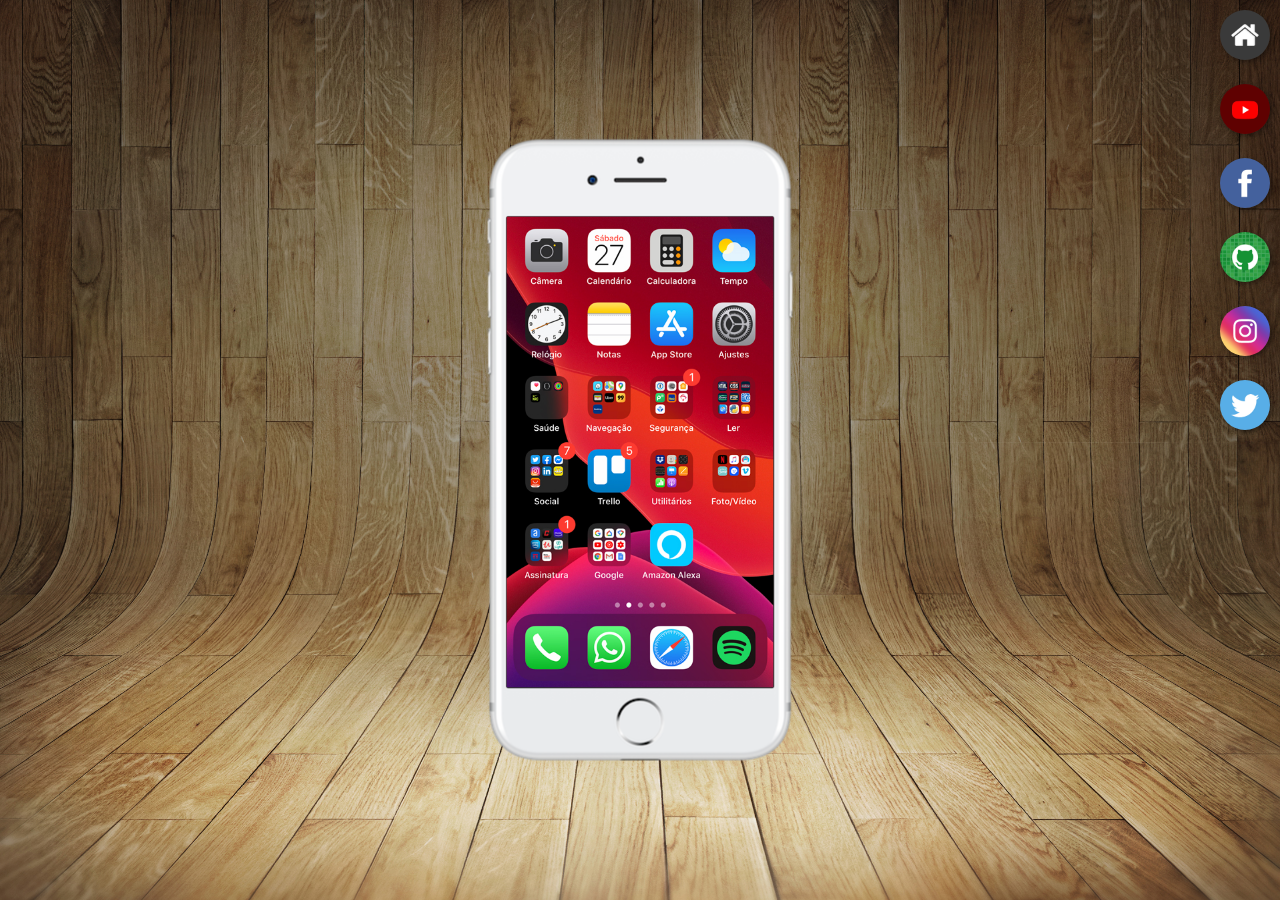
<file: index.html>
<!DOCTYPE html>
<html lang="pt-br">
<head>
    <meta charset="UTF-8">
    <meta name="viewport" content="width=device-width, initial-scale=1.0">
    <title>Projeto Redes sociais</title>
    <link rel="stylesheet" href="estilos/style.css">
    <link rel="shortcut icon" href="favicon.ico" type="image/x-icon">
</head>
<body>
    <main>
        <section id="telefone">
            <iframe src="home.html" name="tela" id="tela"  frameborder="0"></iframe>
        </section>
        <section id="redes_sociais">
            <a href="home.html" target="tela"><img src="imagens/logo-home.jpg" alt="Home"></a> <br>
            <a href="youtube.html" target="tela"><img src="imagens/logo-youtube.jpg" alt="Youtube"></a> <br>
            <a href="facebook.html" target="tela"><img src="imagens/logo-facebook.jpg" alt="Facebook"></a> <br>
            <a href="github.html" target="tela"><img src="imagens/logo-github.jpg" alt="Github"></a> <br>
            <a href="instagram.html" target="tela"><img src="imagens/logo-instagram.jpg" alt="Instagram"></a> <br>
            <a href="twitter.html" target="tela"><img src="imagens/logo-twitter.jpg" alt="Twitter"></a>
        </section>
    </main>
</body>
</html>
</file>
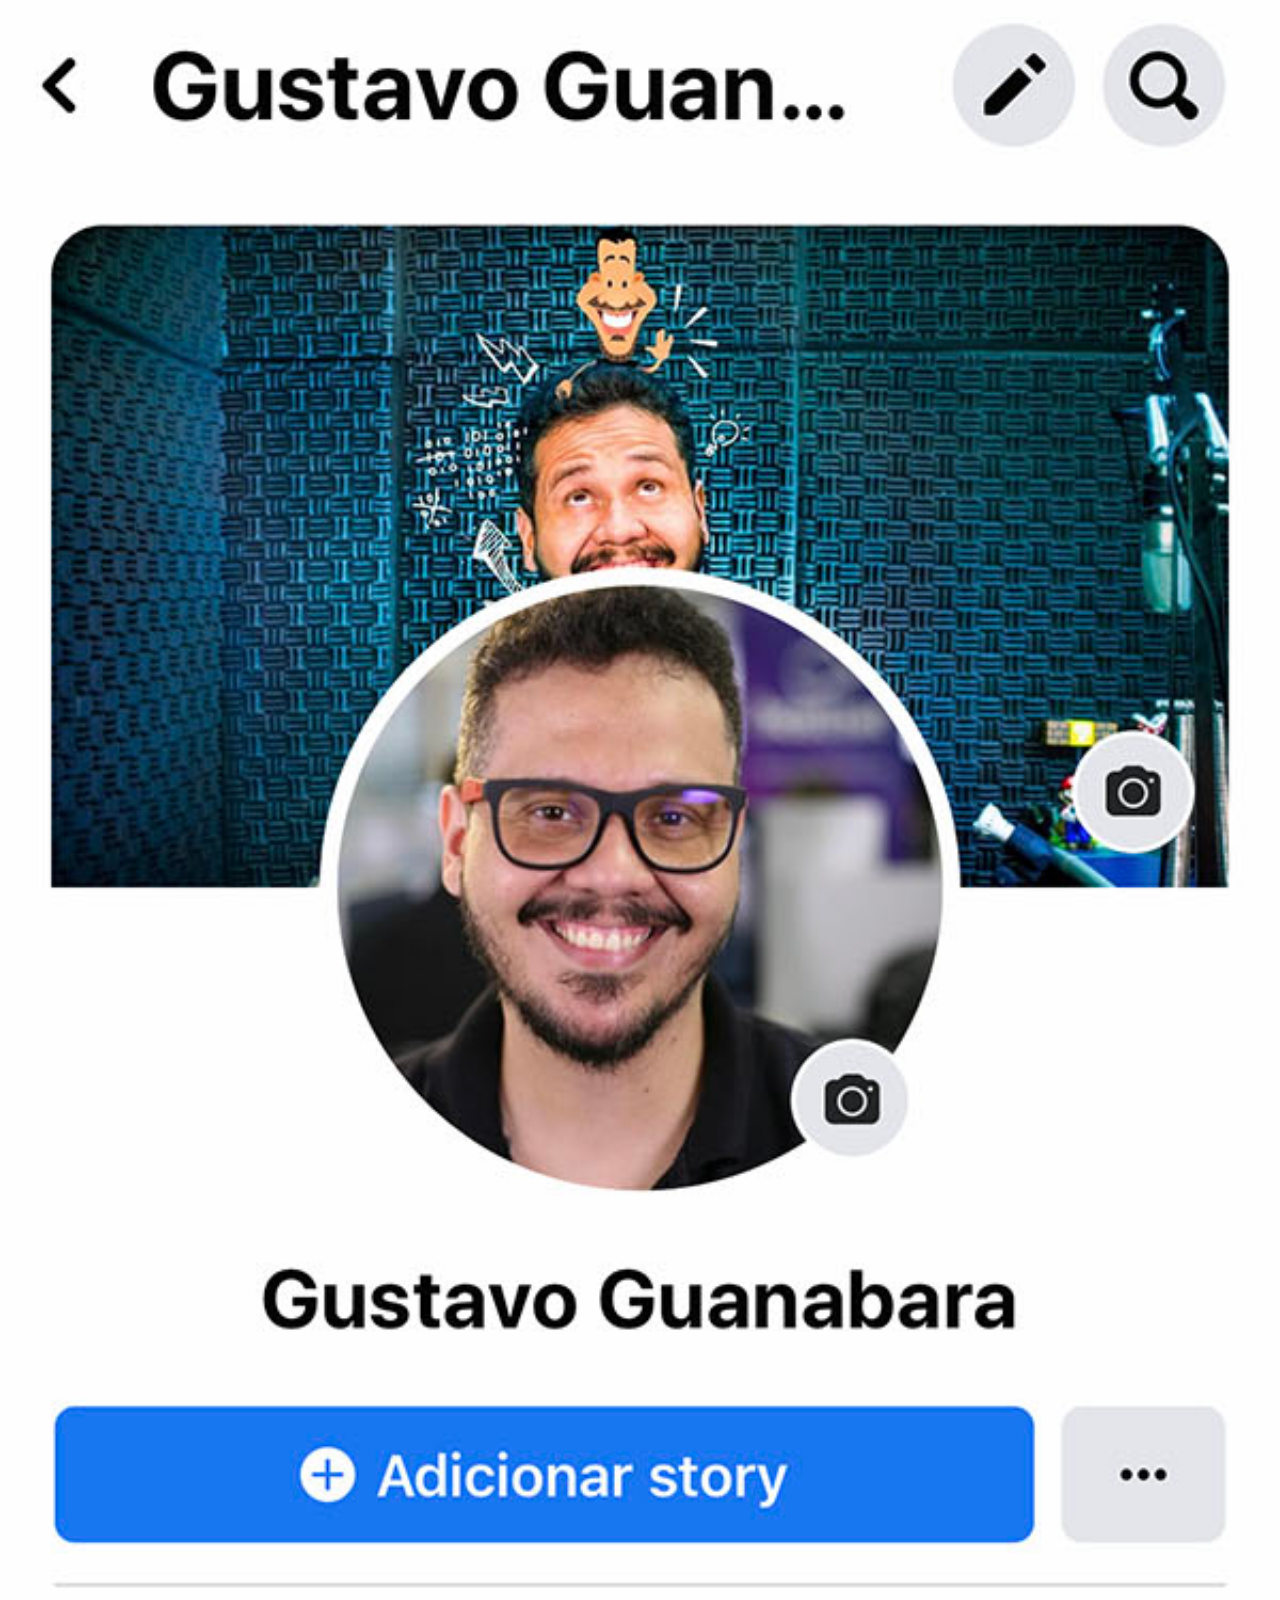
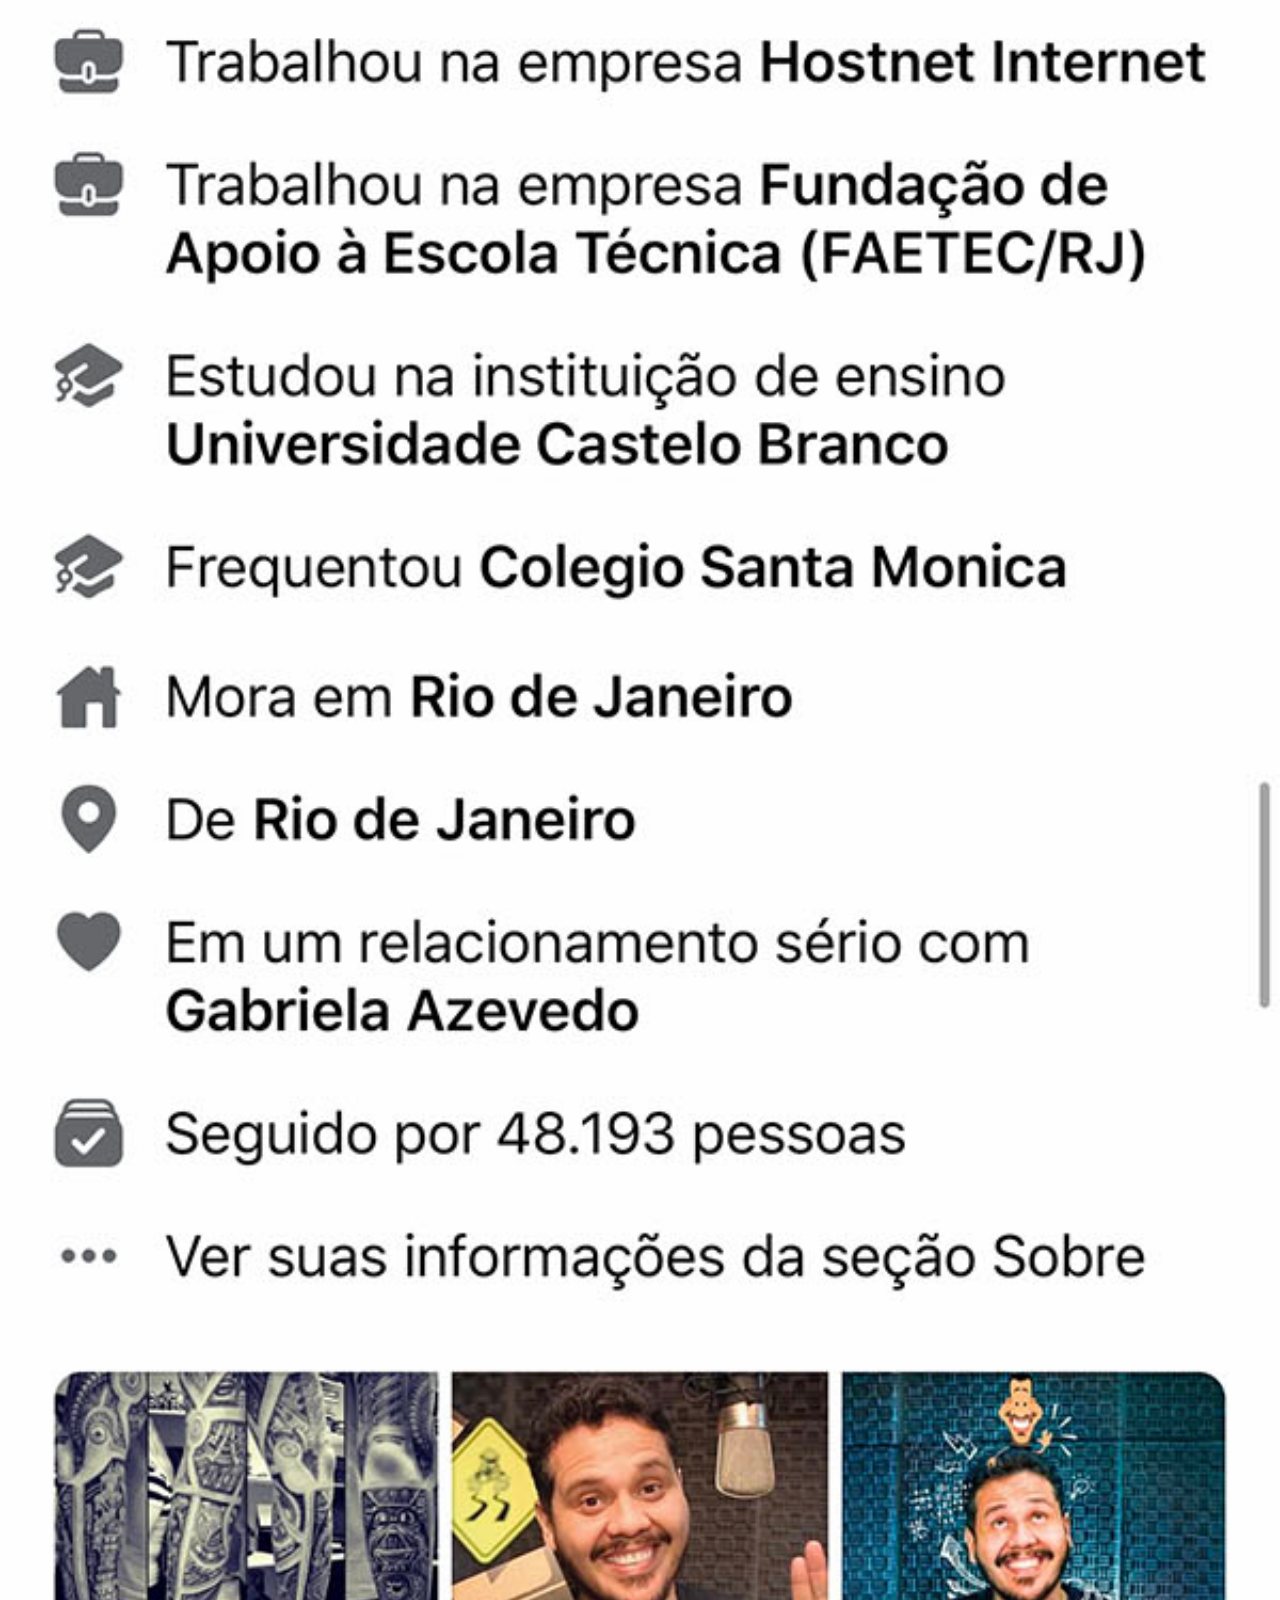
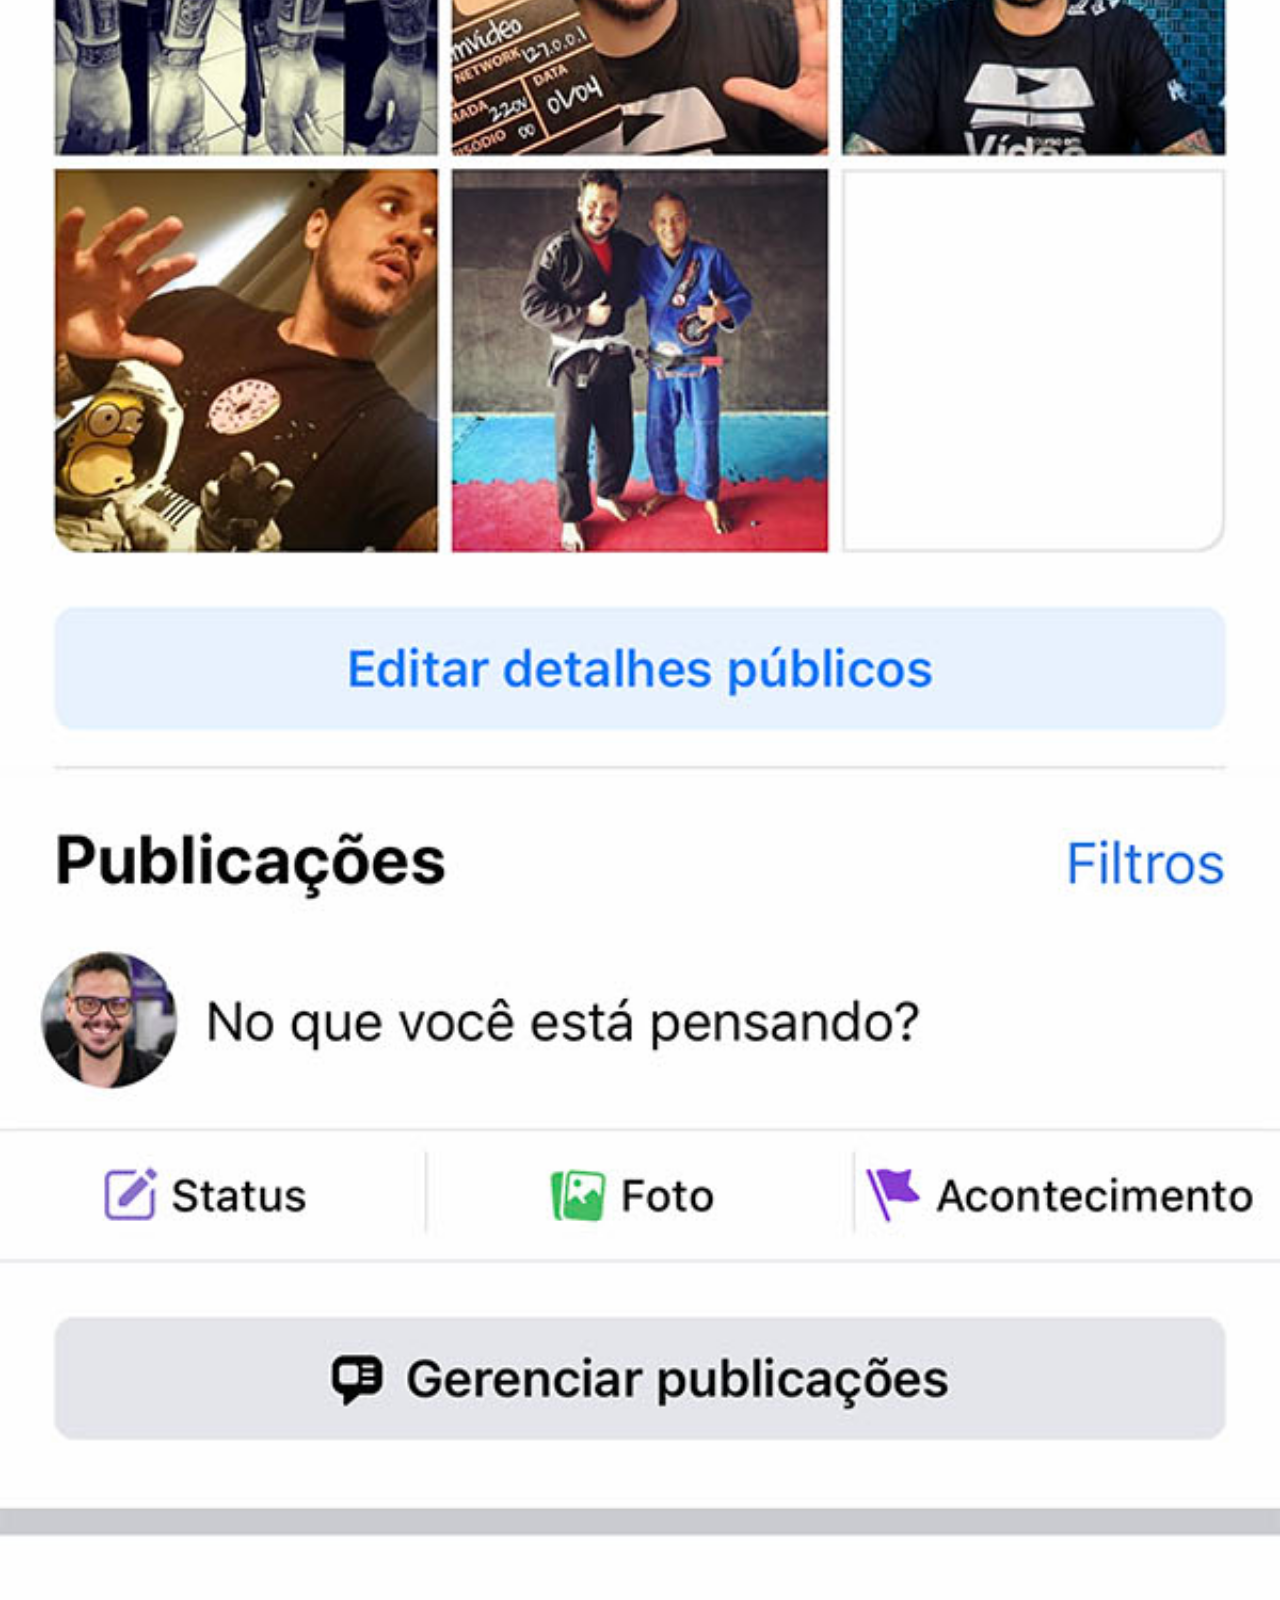
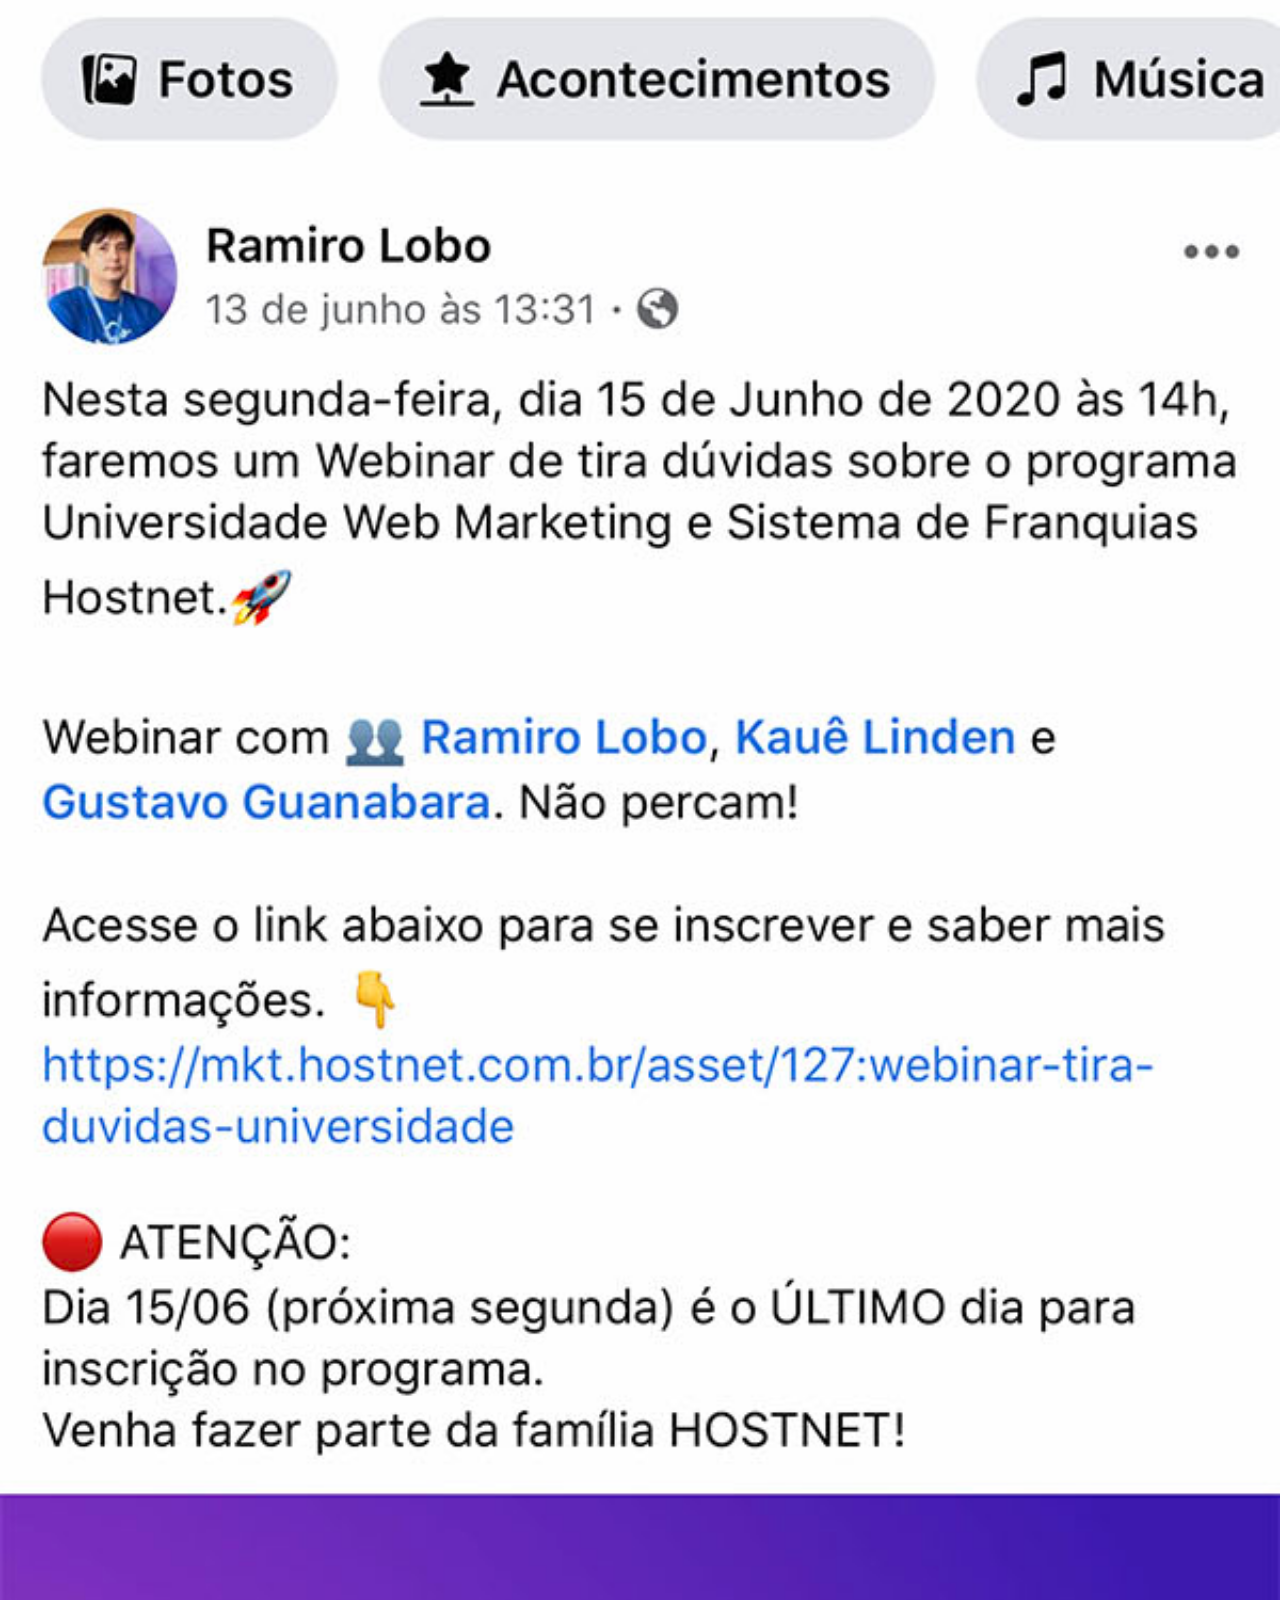
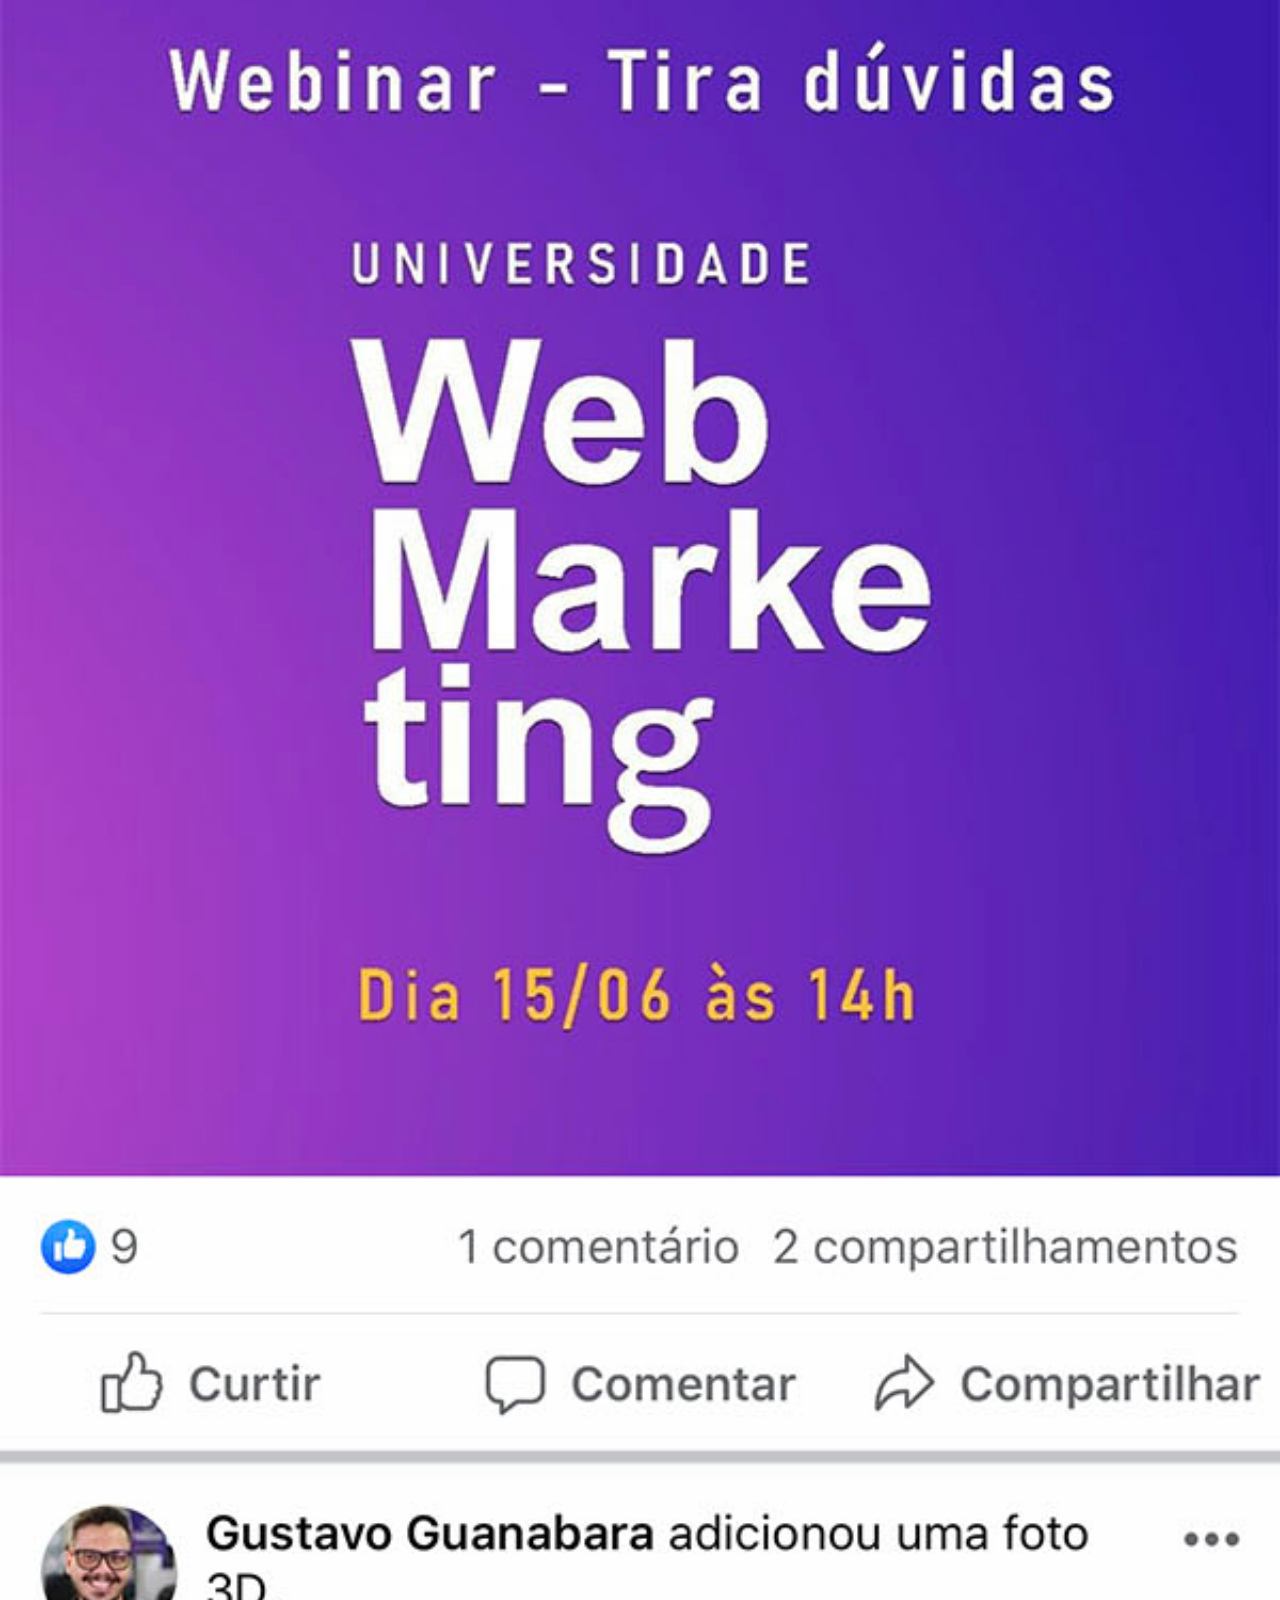
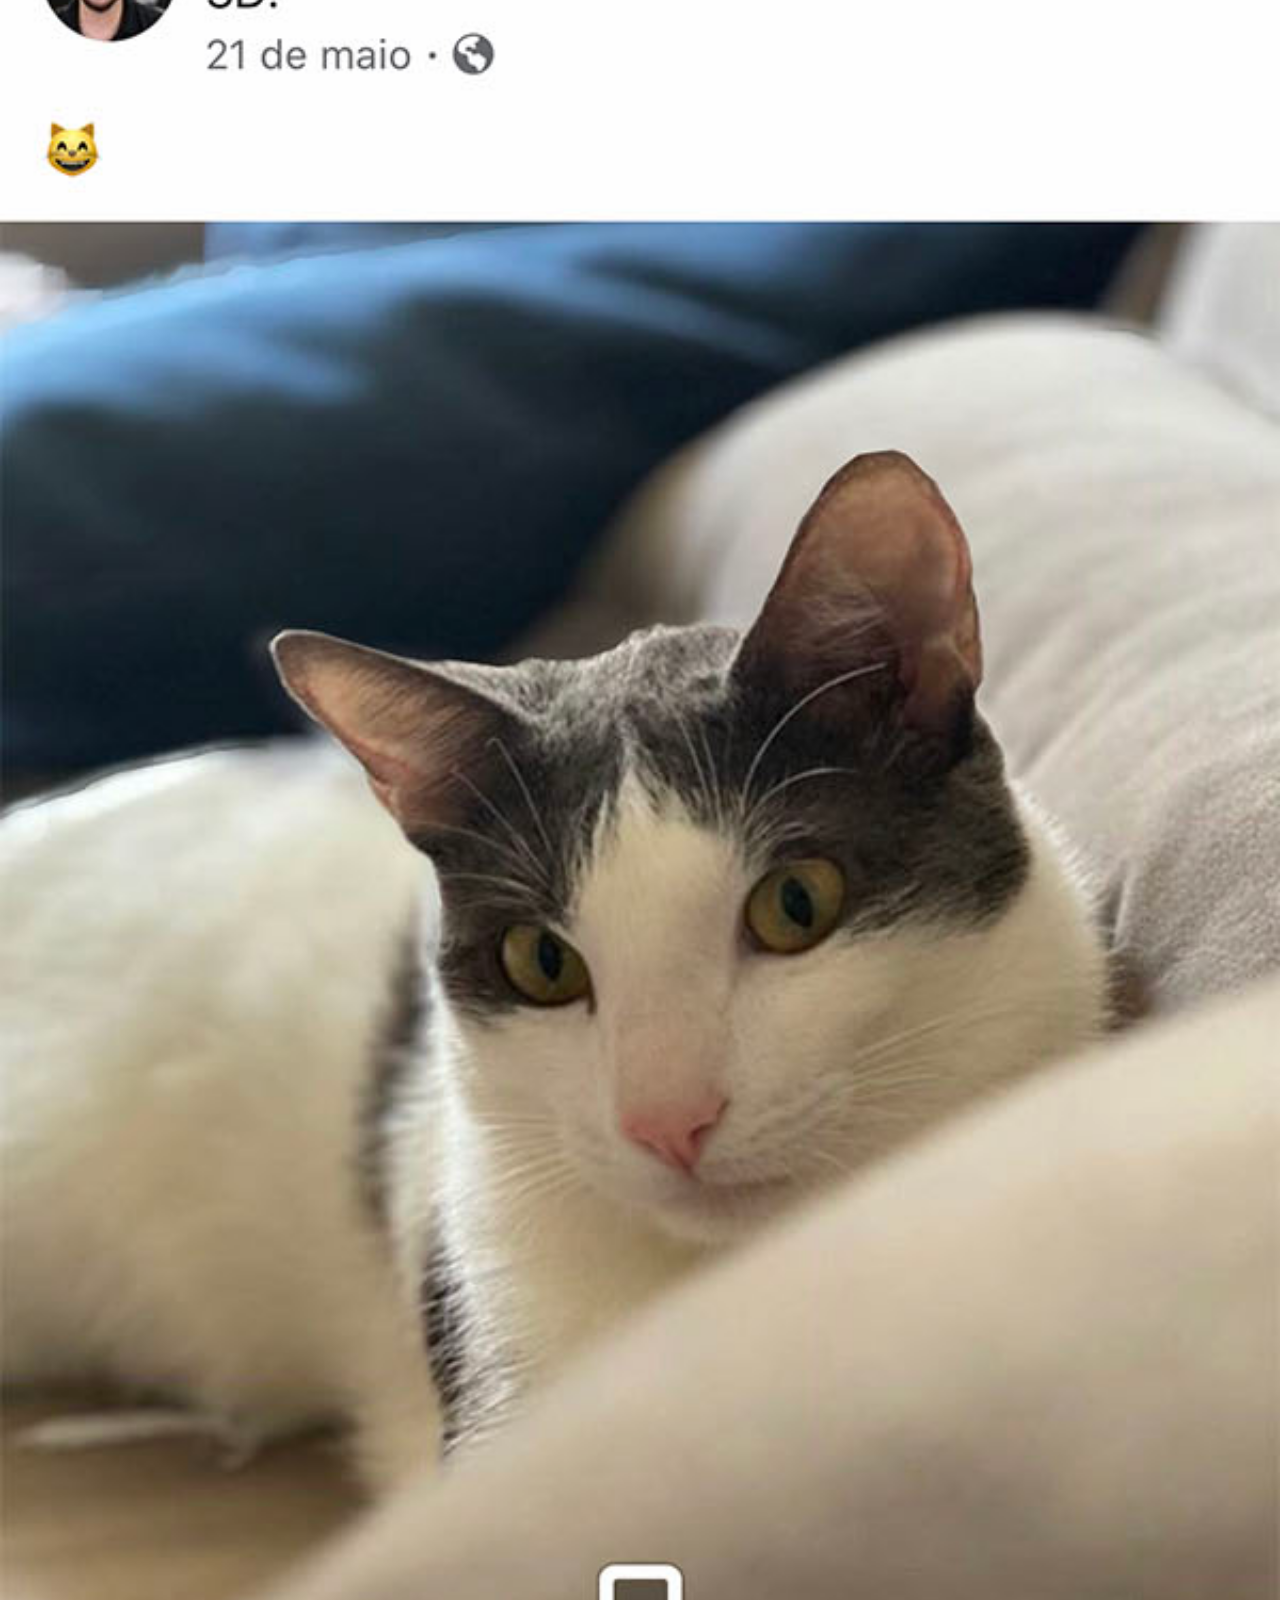
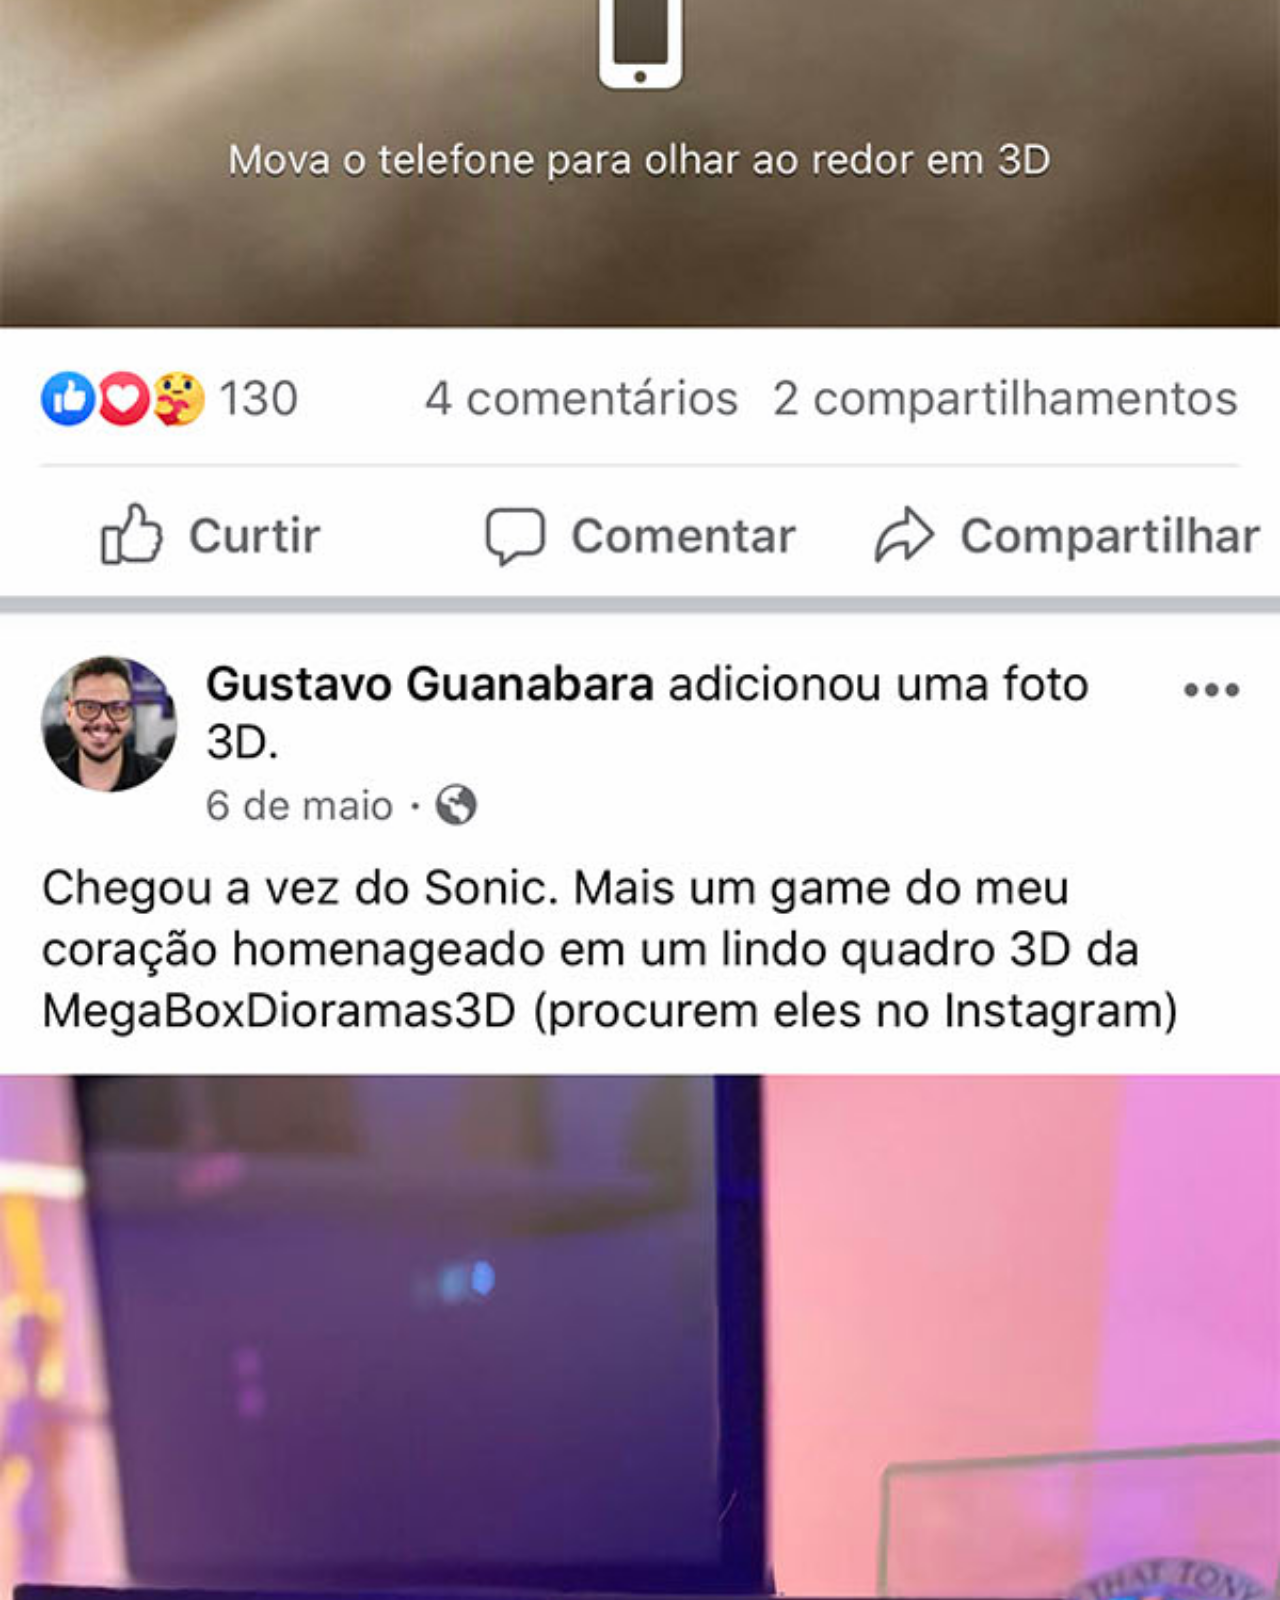
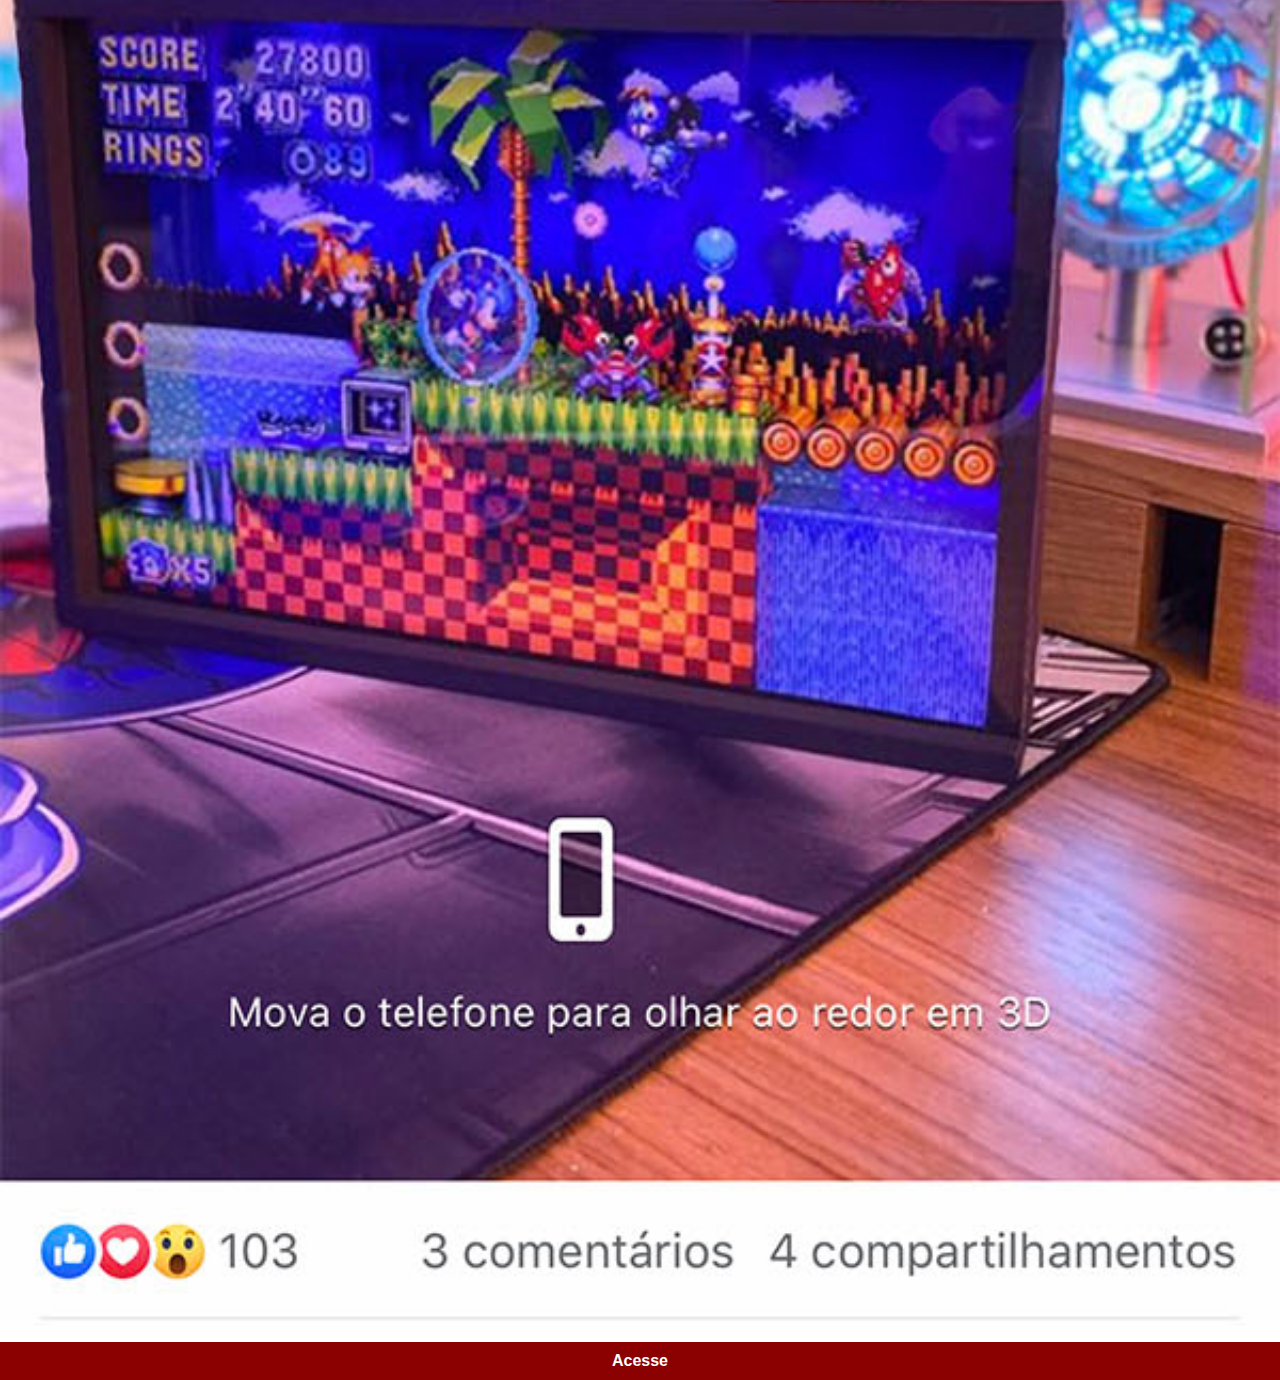
<file: facebook.html>
<!DOCTYPE html>
<html lang="en">
<head>
    <meta charset="UTF-8">
    <meta name="viewport" content="width=device-width, initial-scale=1.0">
    <title>Document</title>
    <link rel="stylesheet" href="estilos/social.css">
</head>
<body>
    <img src="imagens/tela-facebook.jpg" alt="Facebook">
    <a href="https://www.facebook.com/?locale=pt_BR">Acesse</a>
</body>
</html>
</file>
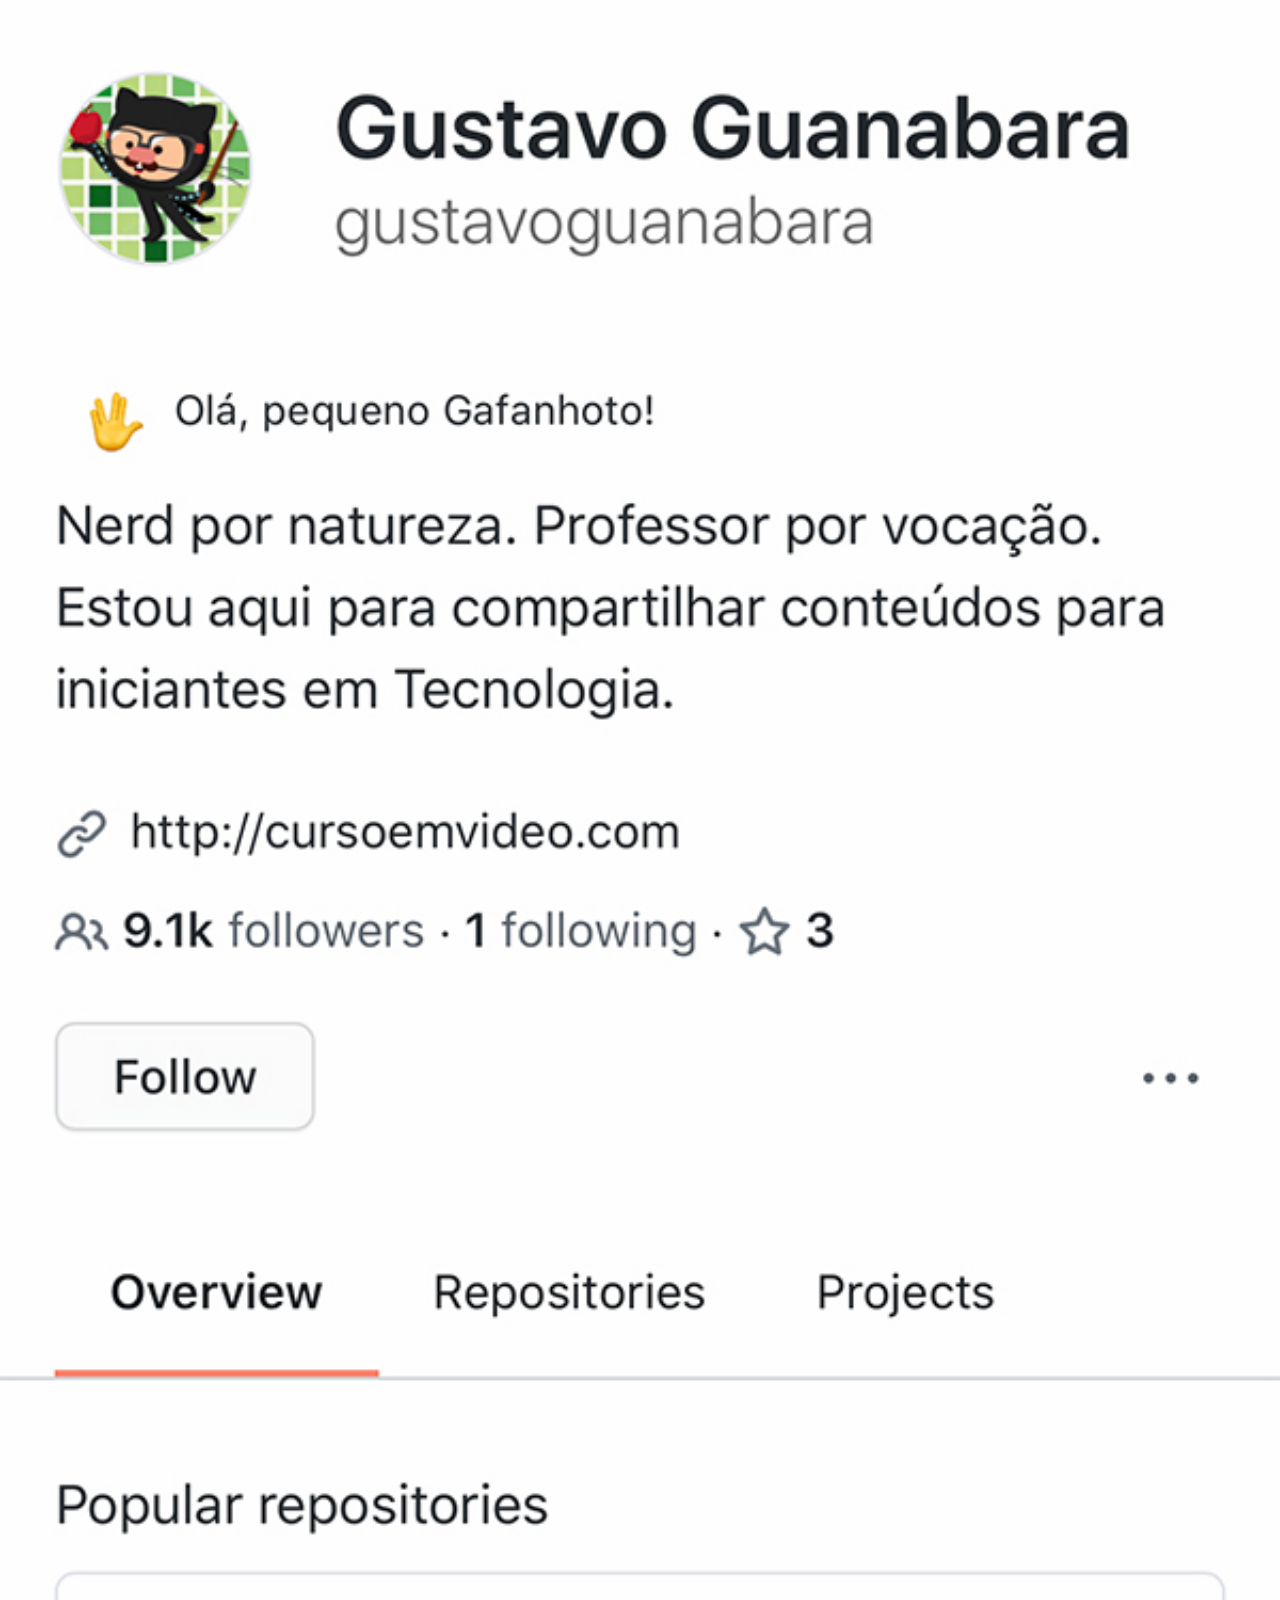
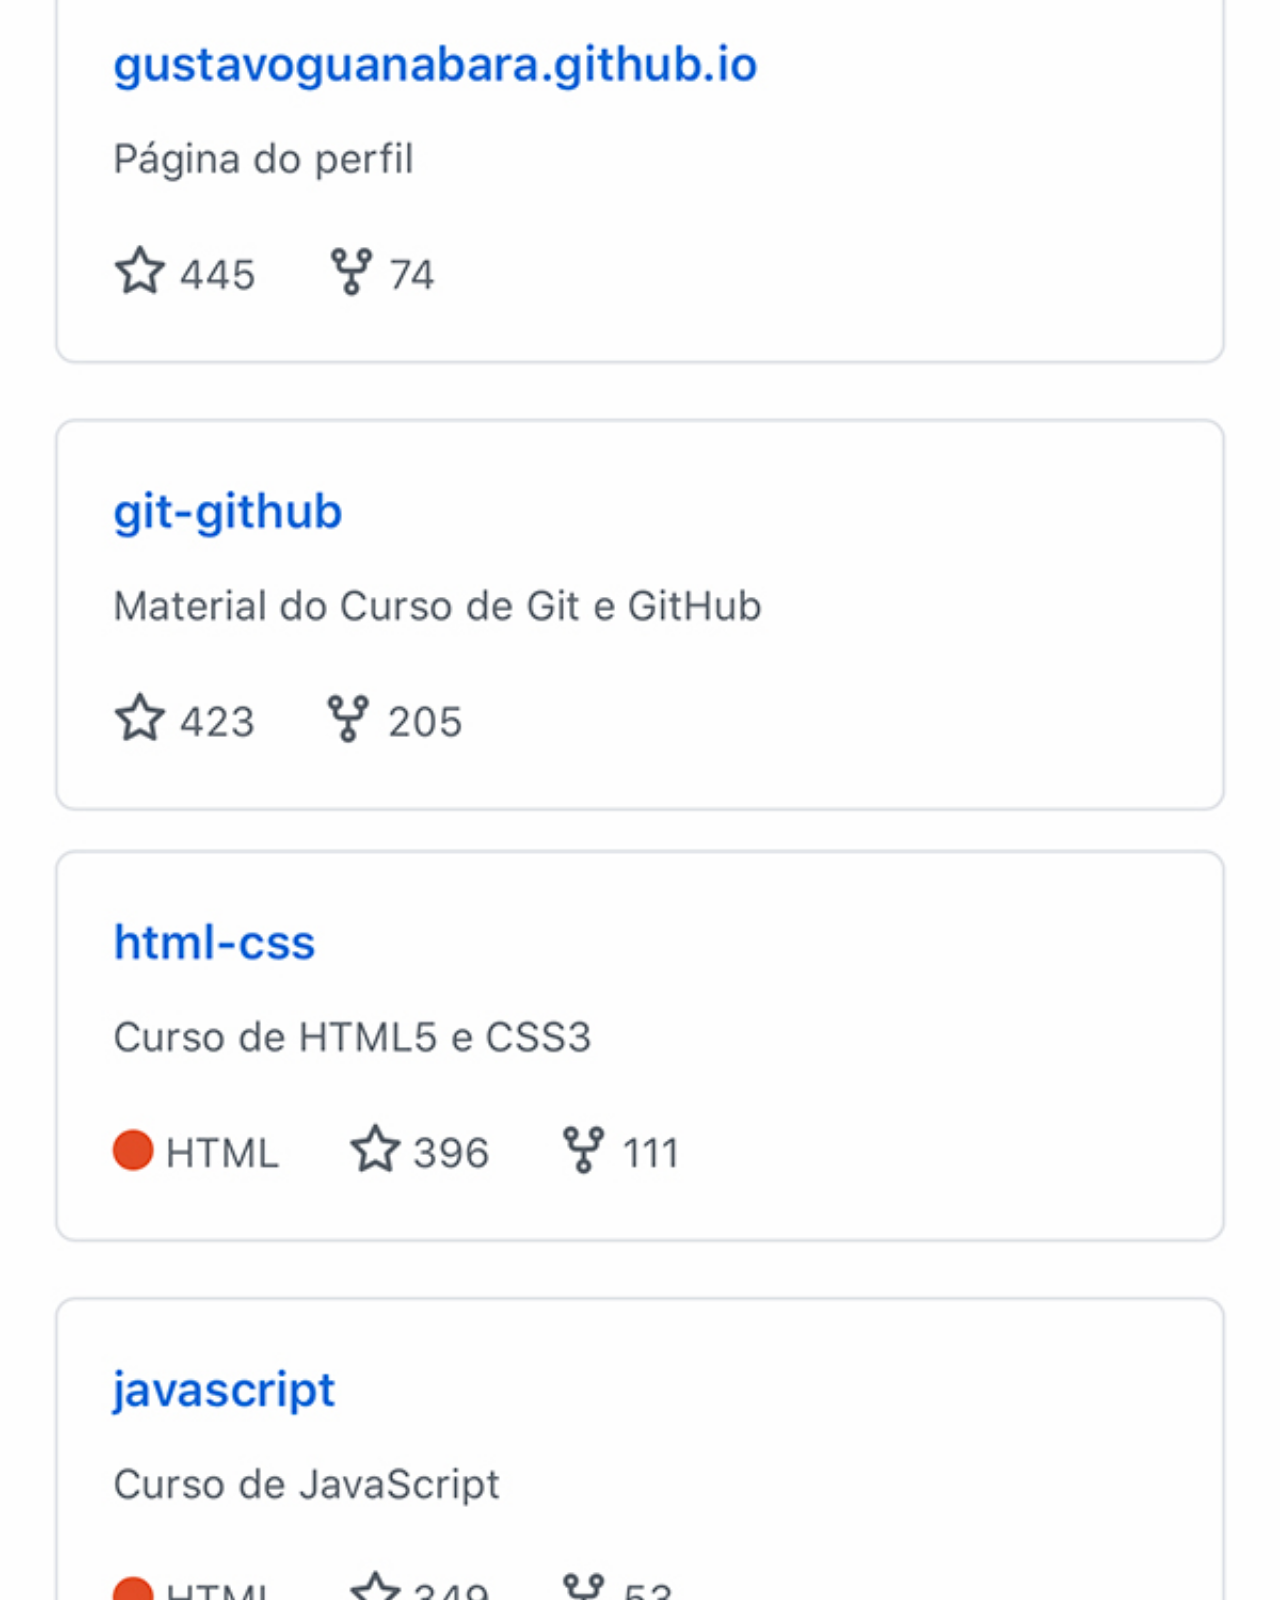
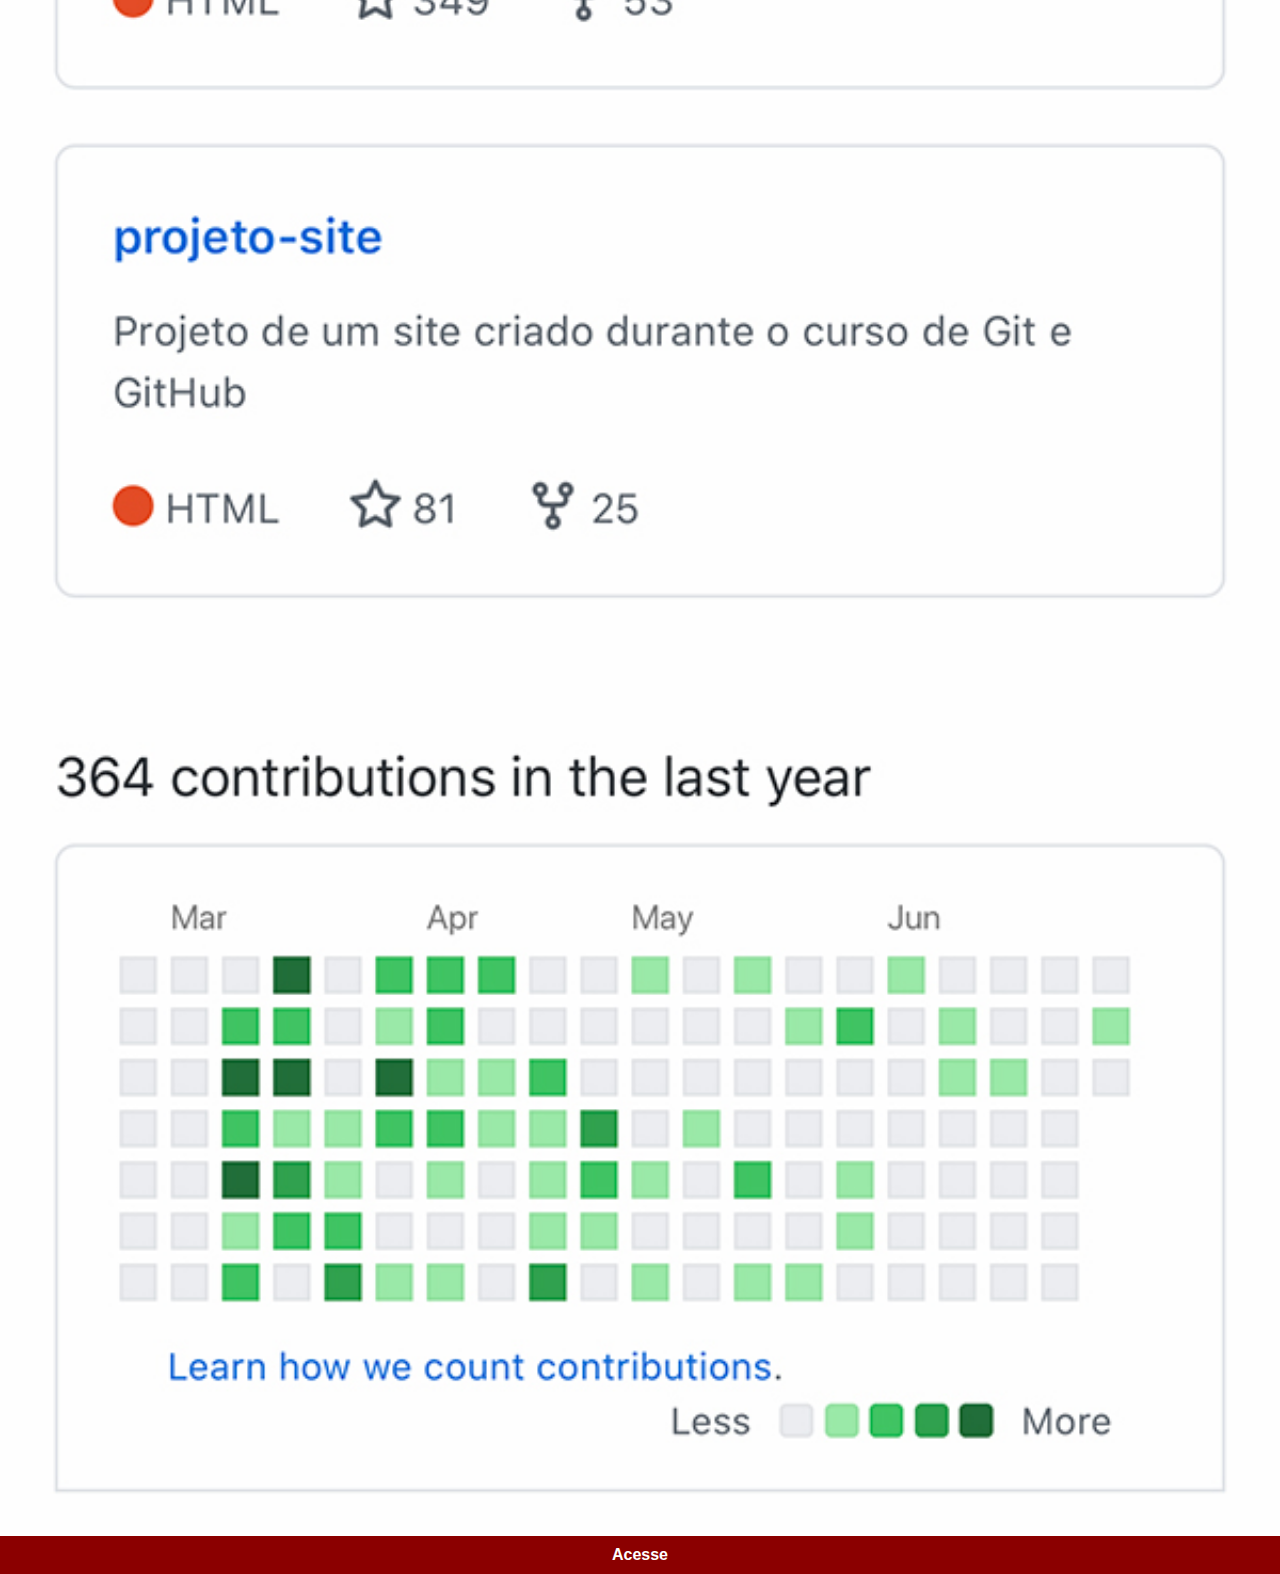
<file: github.html>
<!DOCTYPE html>
<html lang="en">
<head>
    <meta charset="UTF-8">
    <meta name="viewport" content="width=device-width, initial-scale=1.0">
    <title>Github</title>
    <link rel="stylesheet" href="estilos/social.css">
</head>
<body>
    <img src="imagens/tela-github.jpg" alt="Github">
    <a href="https://github.com/RaiAraujo30" target="_blank">
        Acesse
    </a>
</body>
</html>
</file>
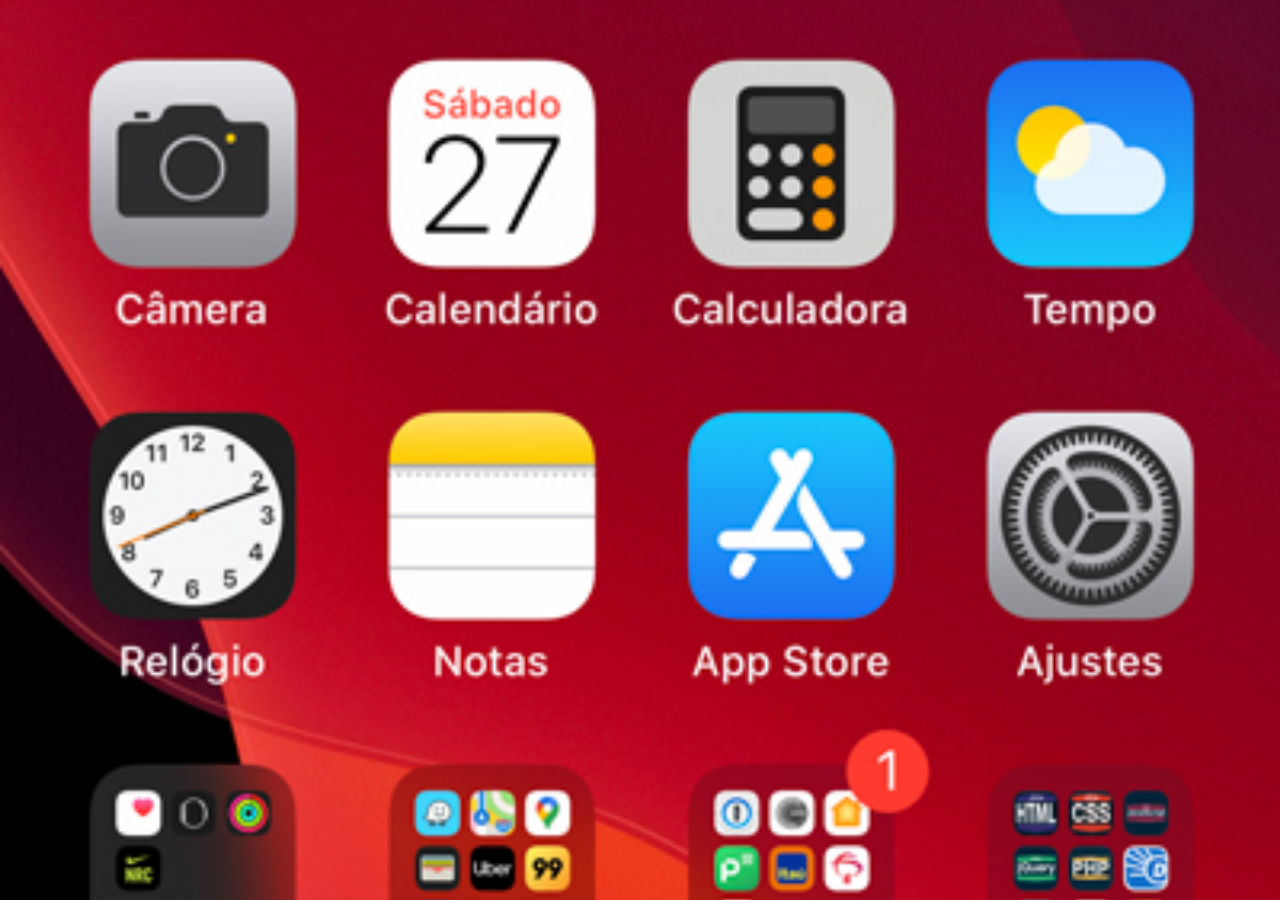
<file: home.html>
<!DOCTYPE html>
<html lang="pt-br">
<head>
    <meta charset="UTF-8">
    <meta name="viewport" content="width=device-width, initial-scale=1.0">
    <title>Home</title>
</head>

<style>
    * {
        margin: 0px;
        padding: 0px;
    }
    body {
        width: 100vw;
        height: 100vh;
        background: black url('imagens/tela-home.jpg') no-repeat top center;
        background-size: cover;
    }
</style>



<body>
</body>
</html>
</file>
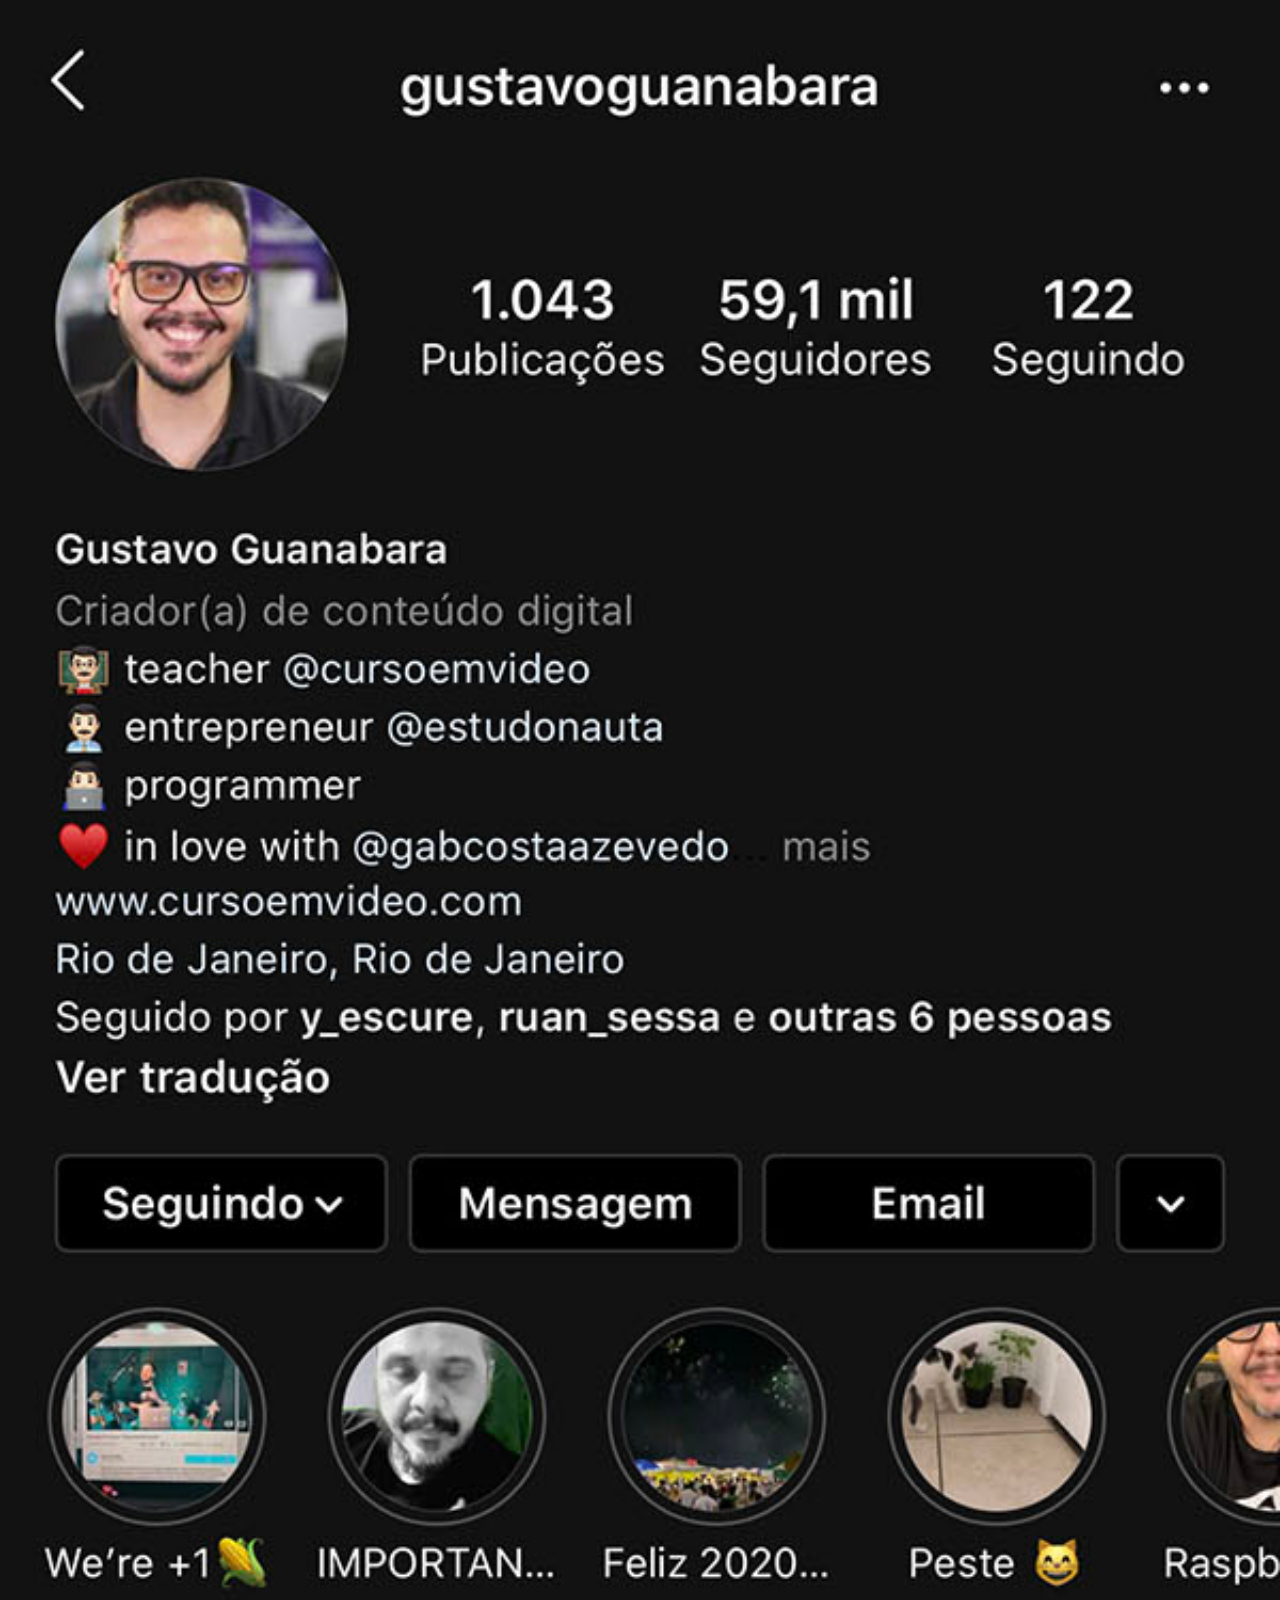
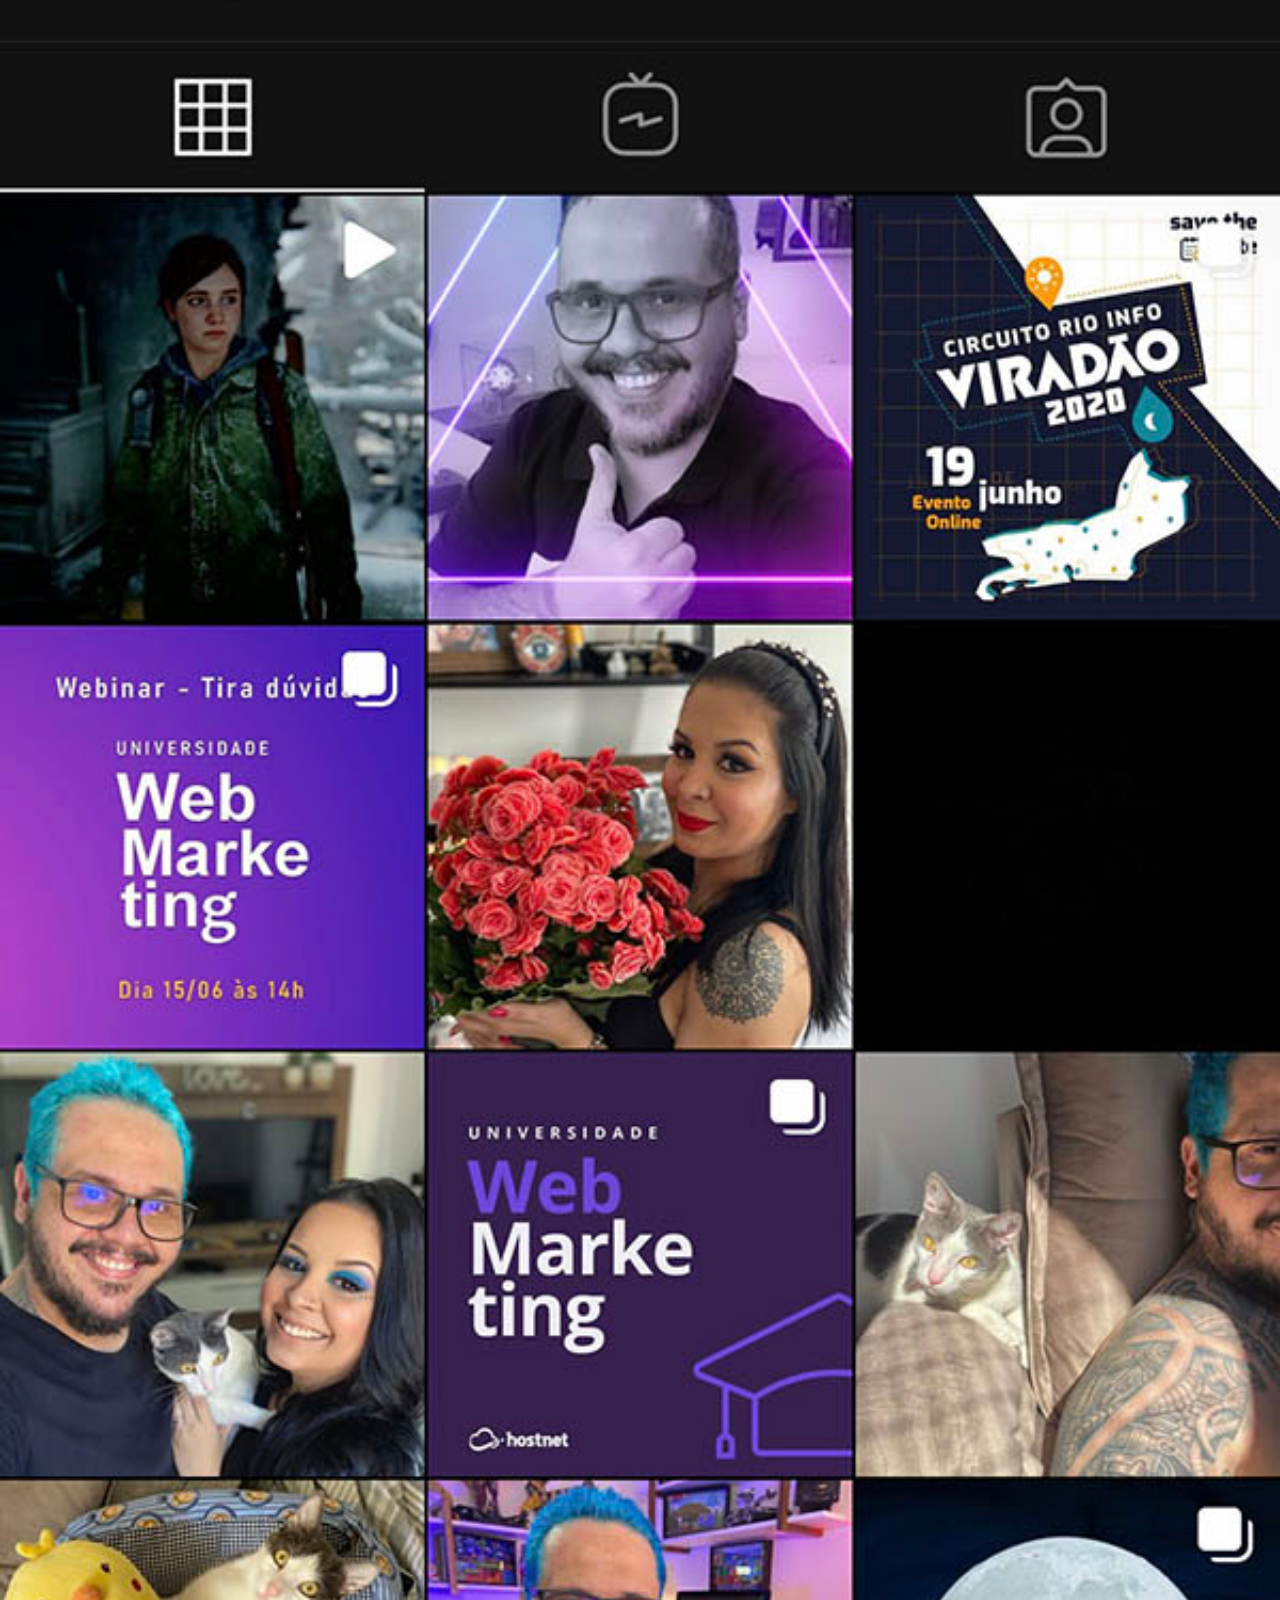
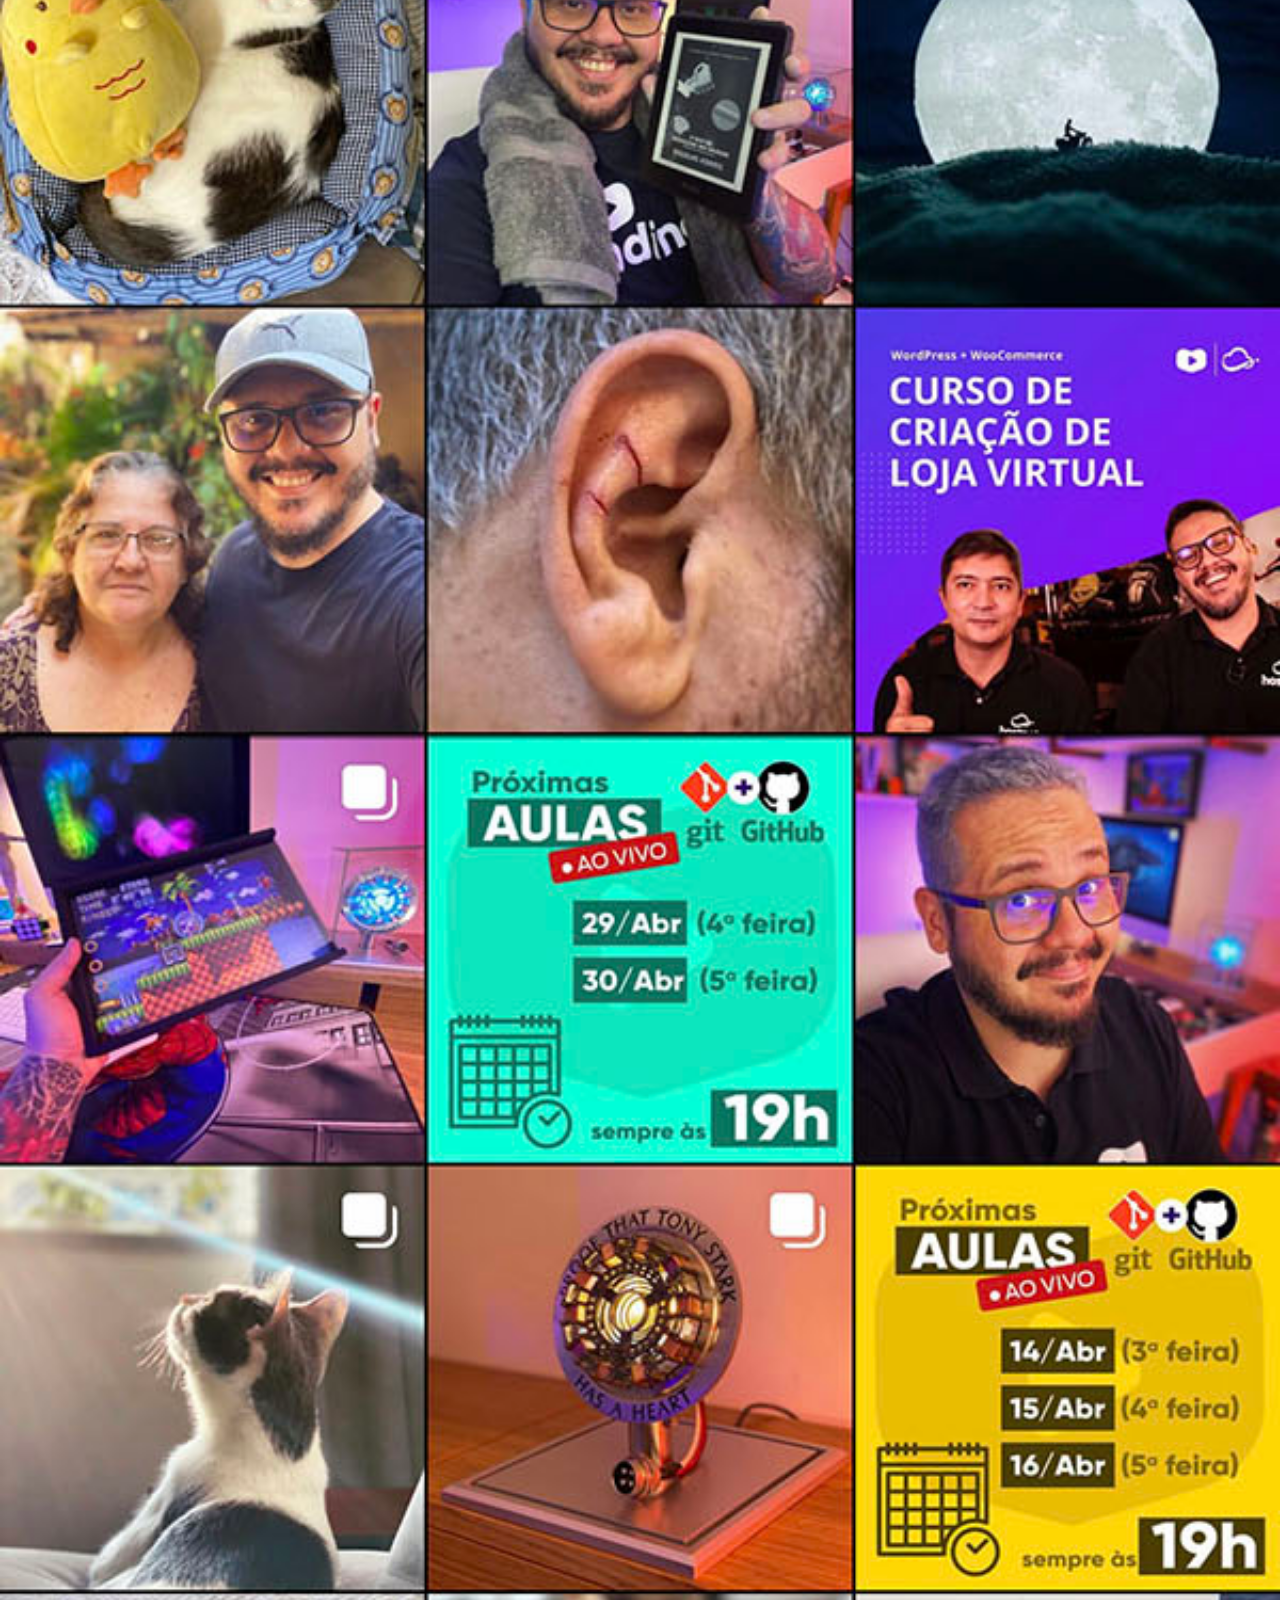
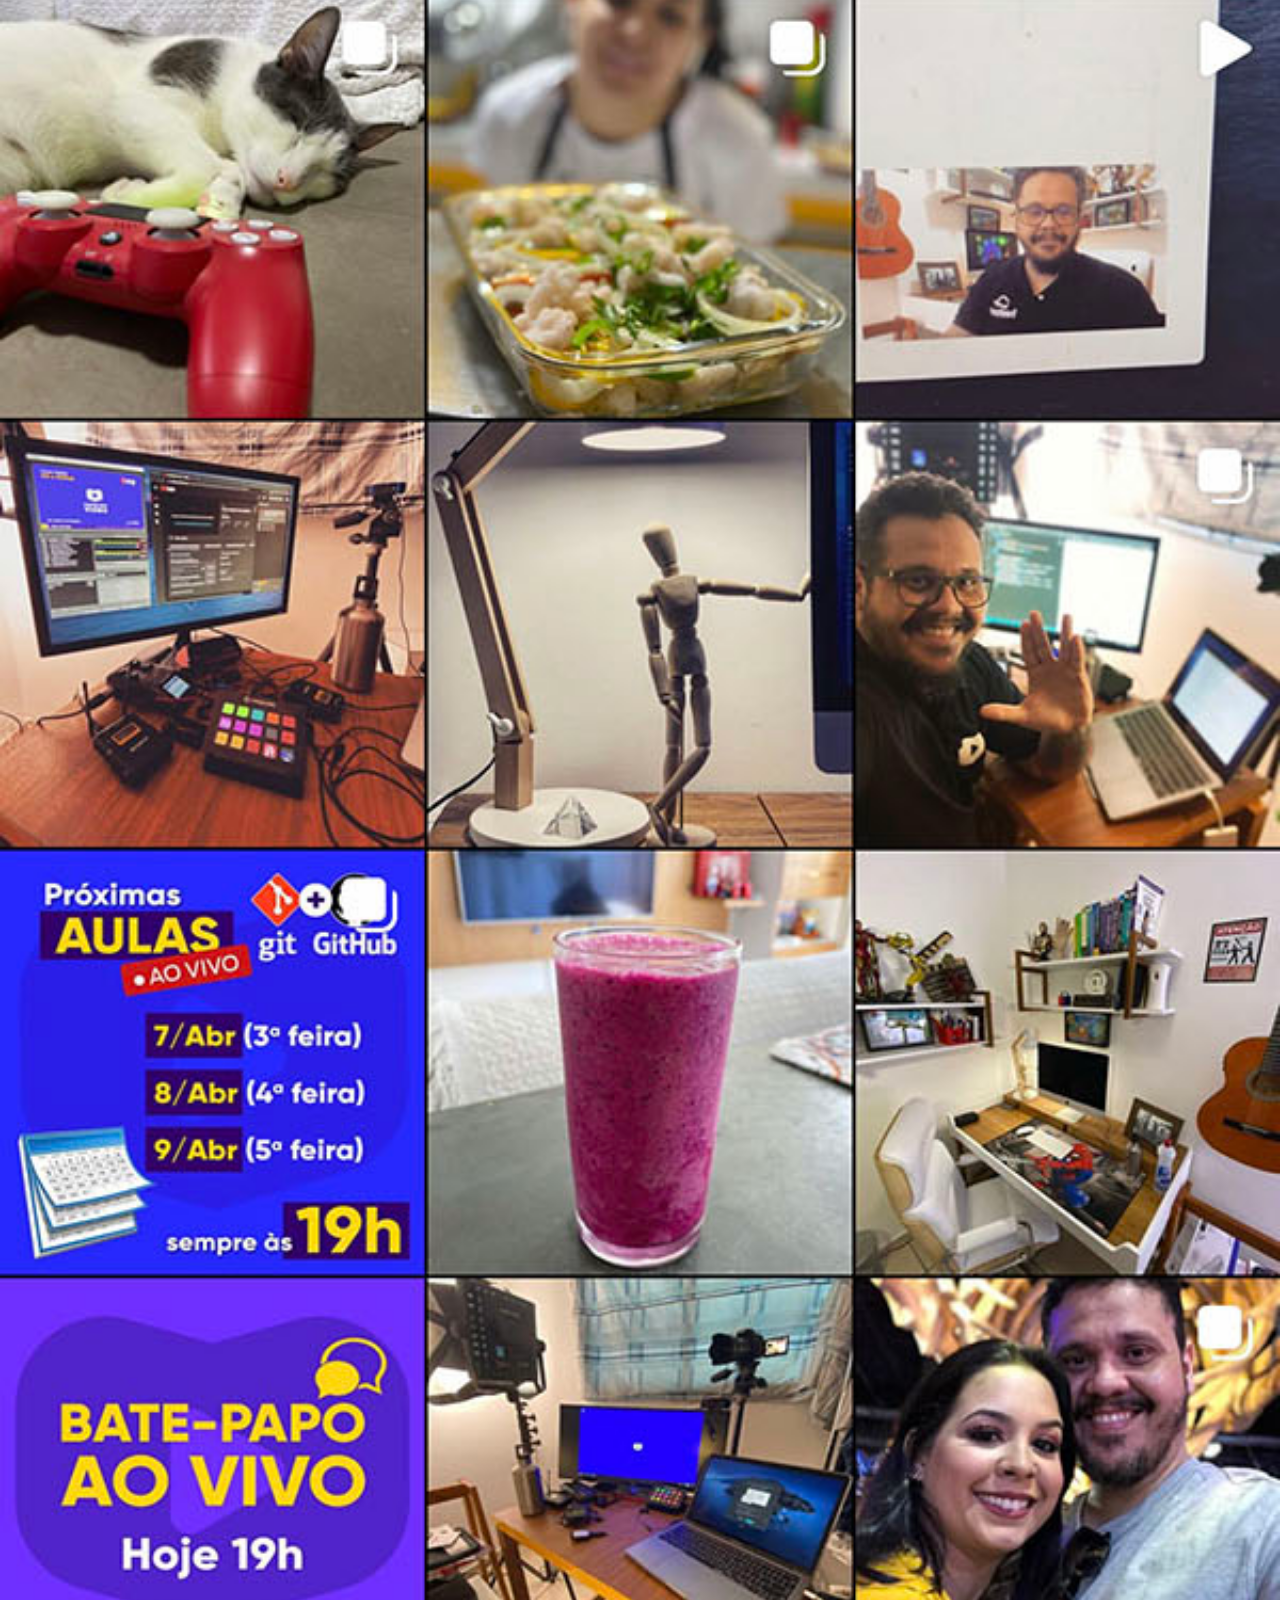
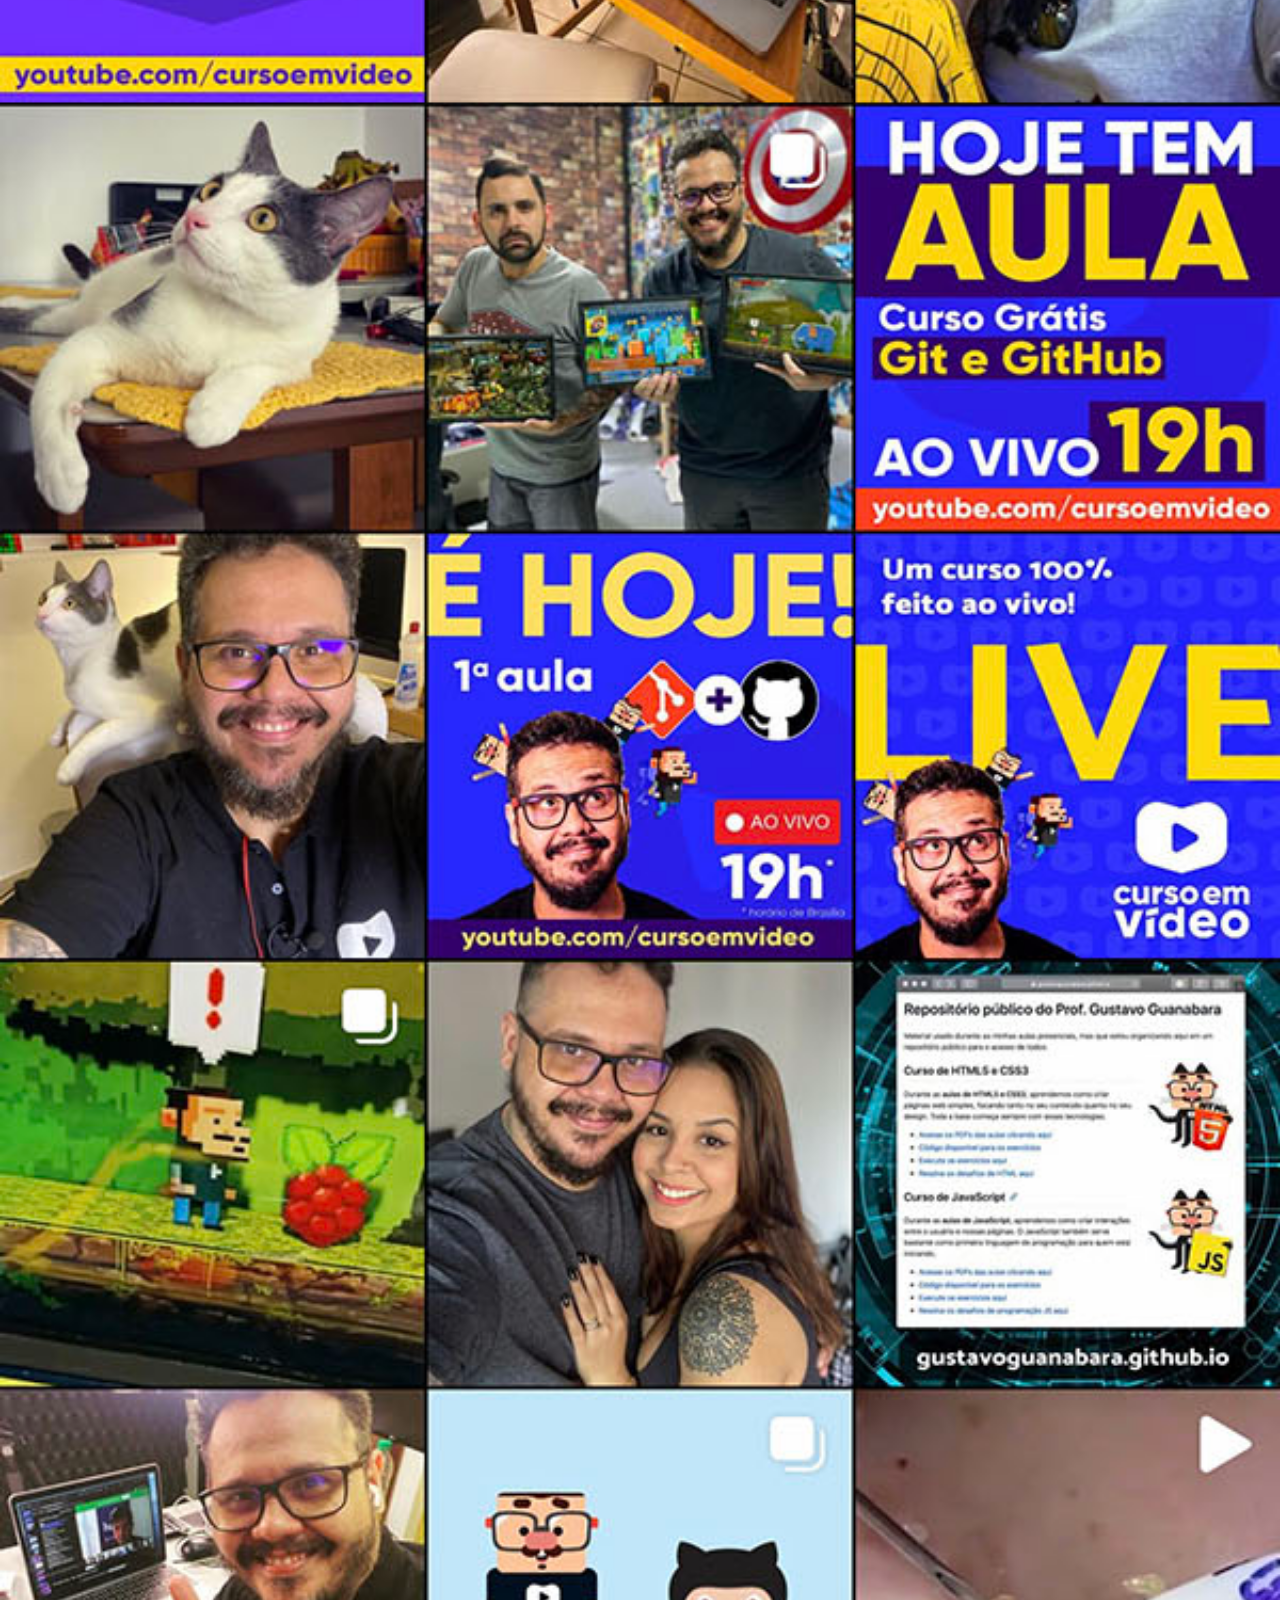
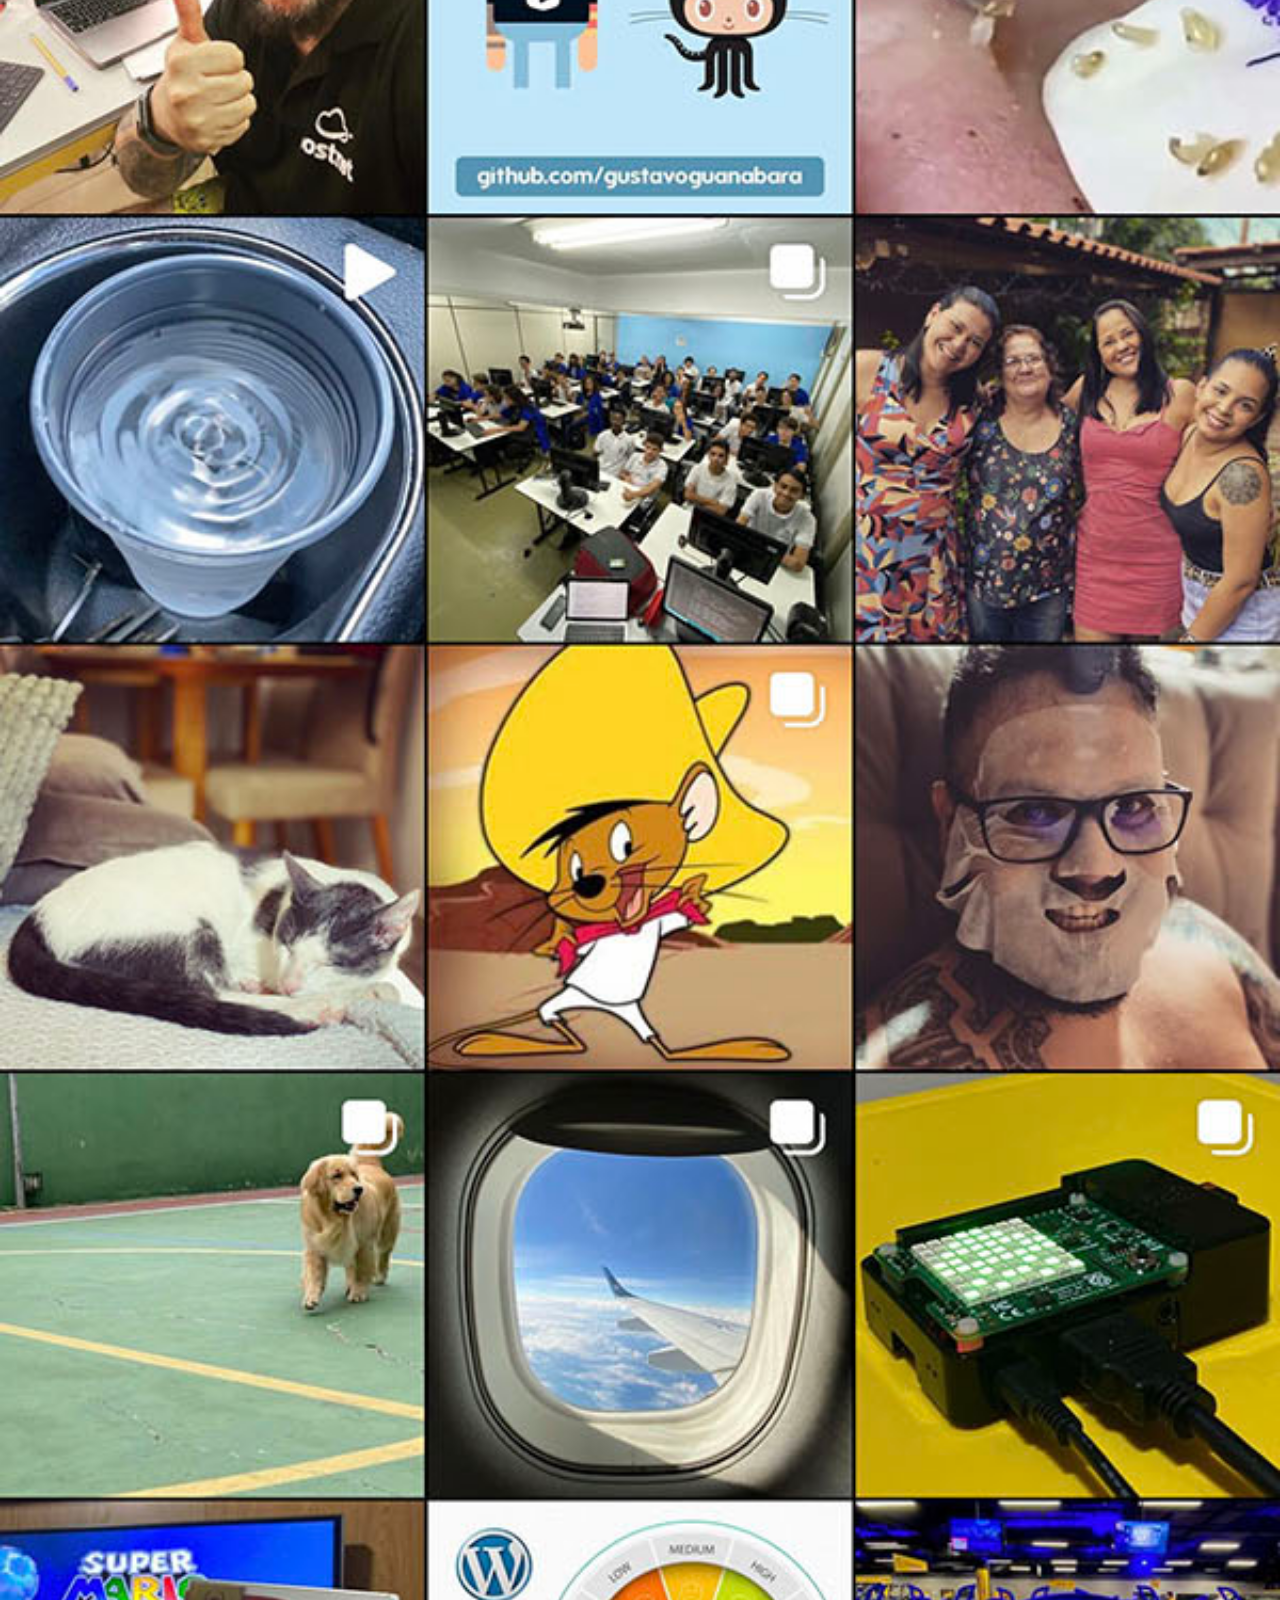
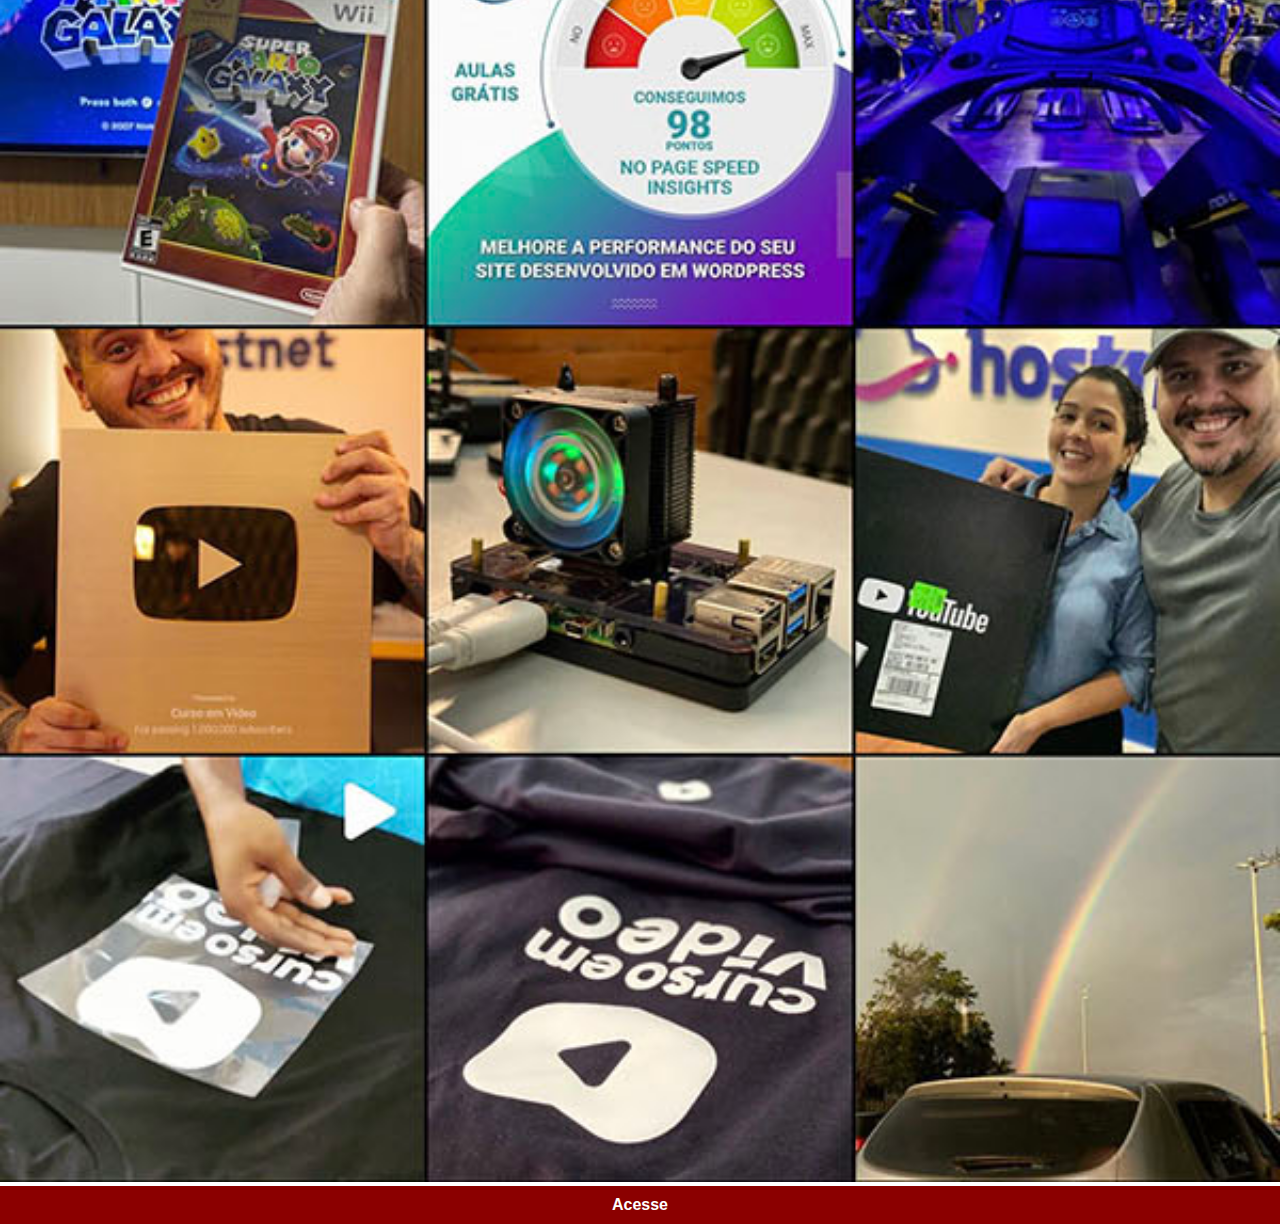
<file: instagram.html>
<!DOCTYPE html>
<html lang="en">
<head>
    <meta charset="UTF-8">
    <meta name="viewport" content="width=device-width, initial-scale=1.0">
    <title>Instagram</title>
    <link rel="stylesheet" href="estilos/social.css">
</head>
<body>
    <img src="imagens/tela-instagram.jpg" alt="Instagram">
    <a href="https://www.instagram.com/rai_araujo30/" target="_blank">
        Acesse
    </a>
</body>
</html>
</file>
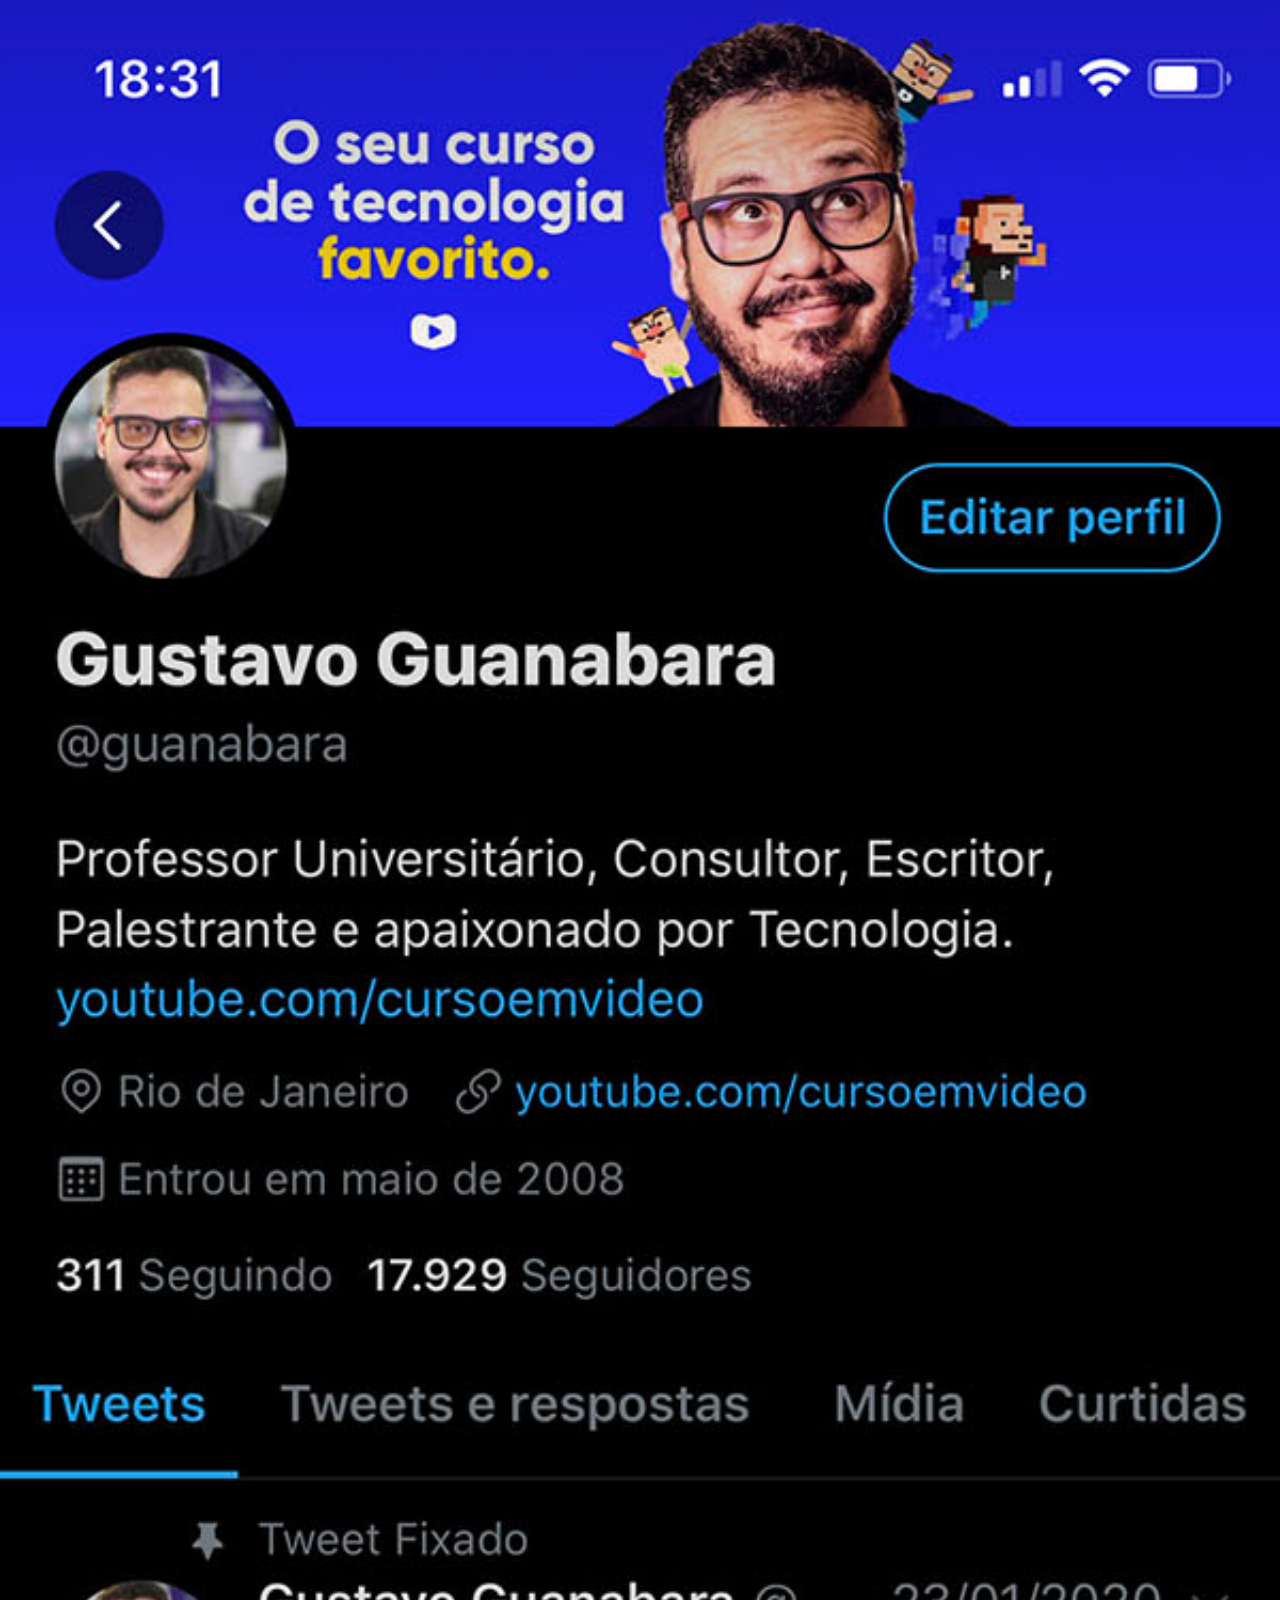
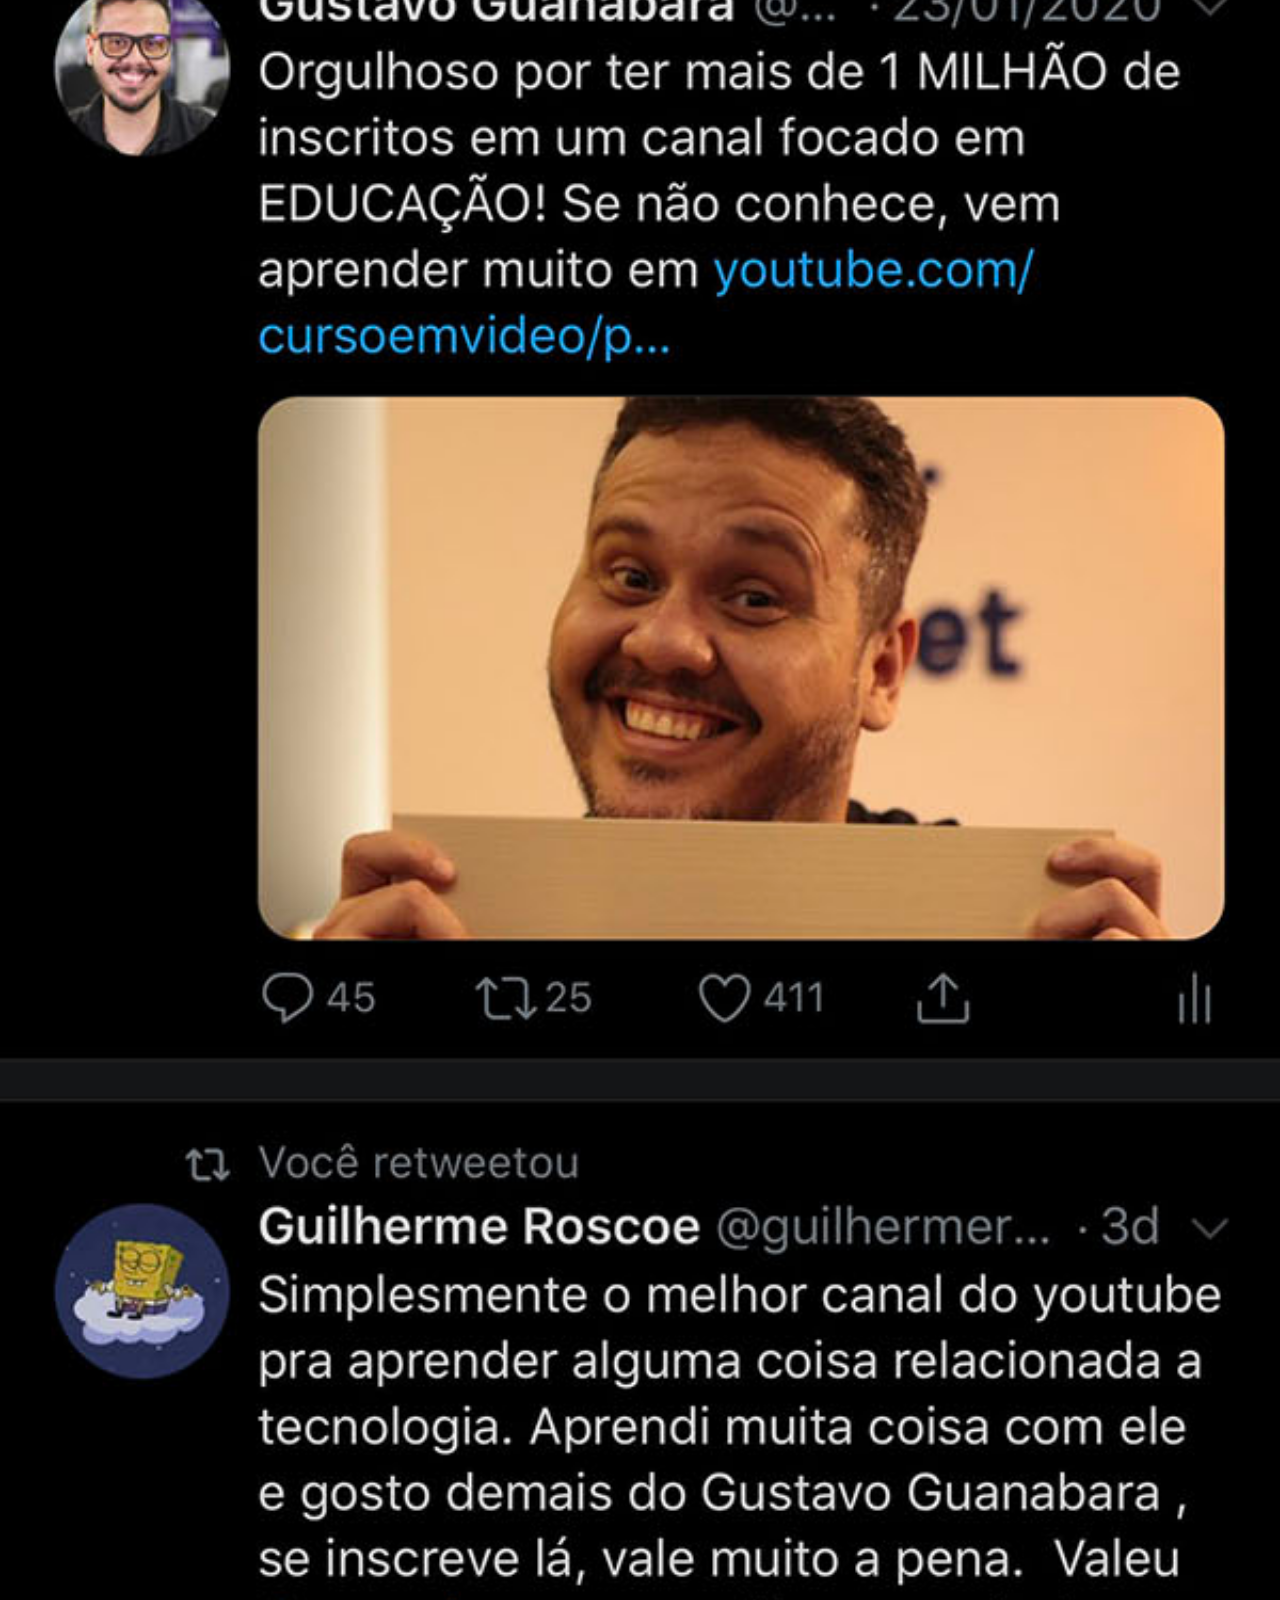
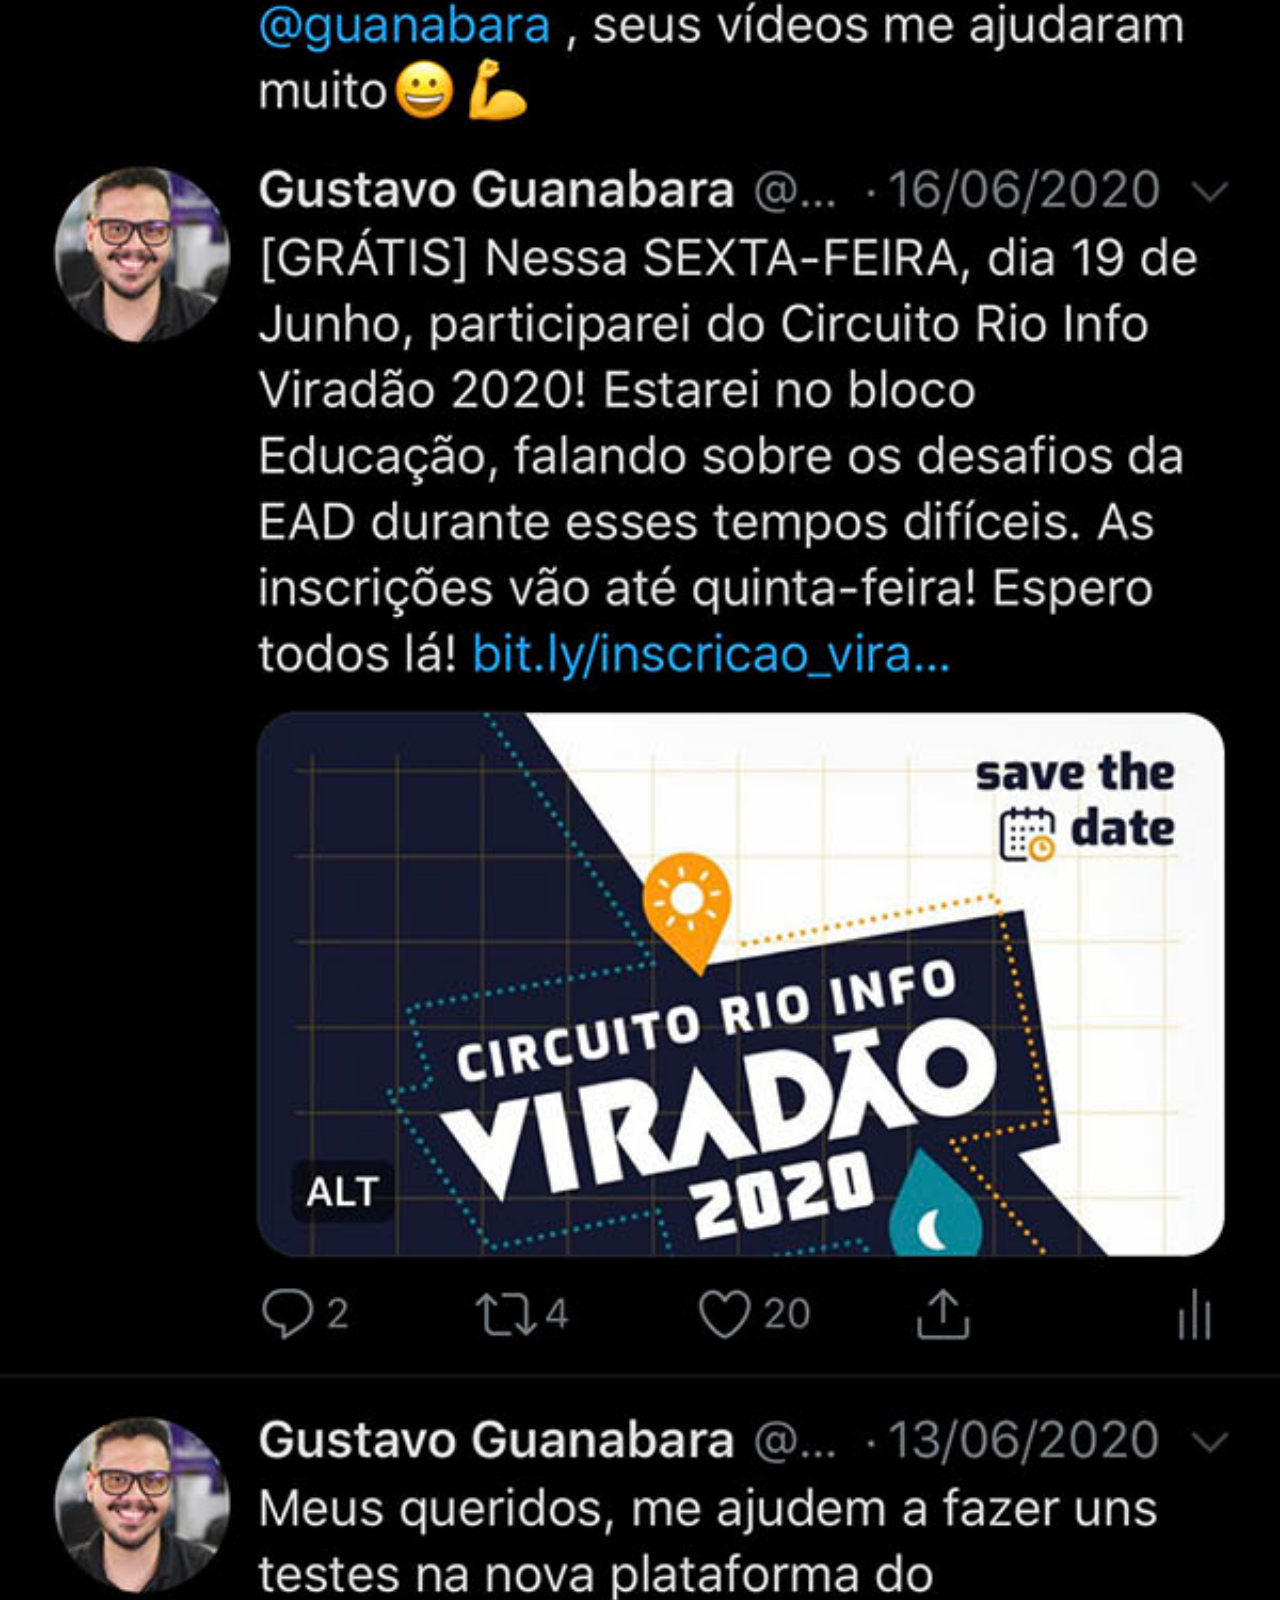
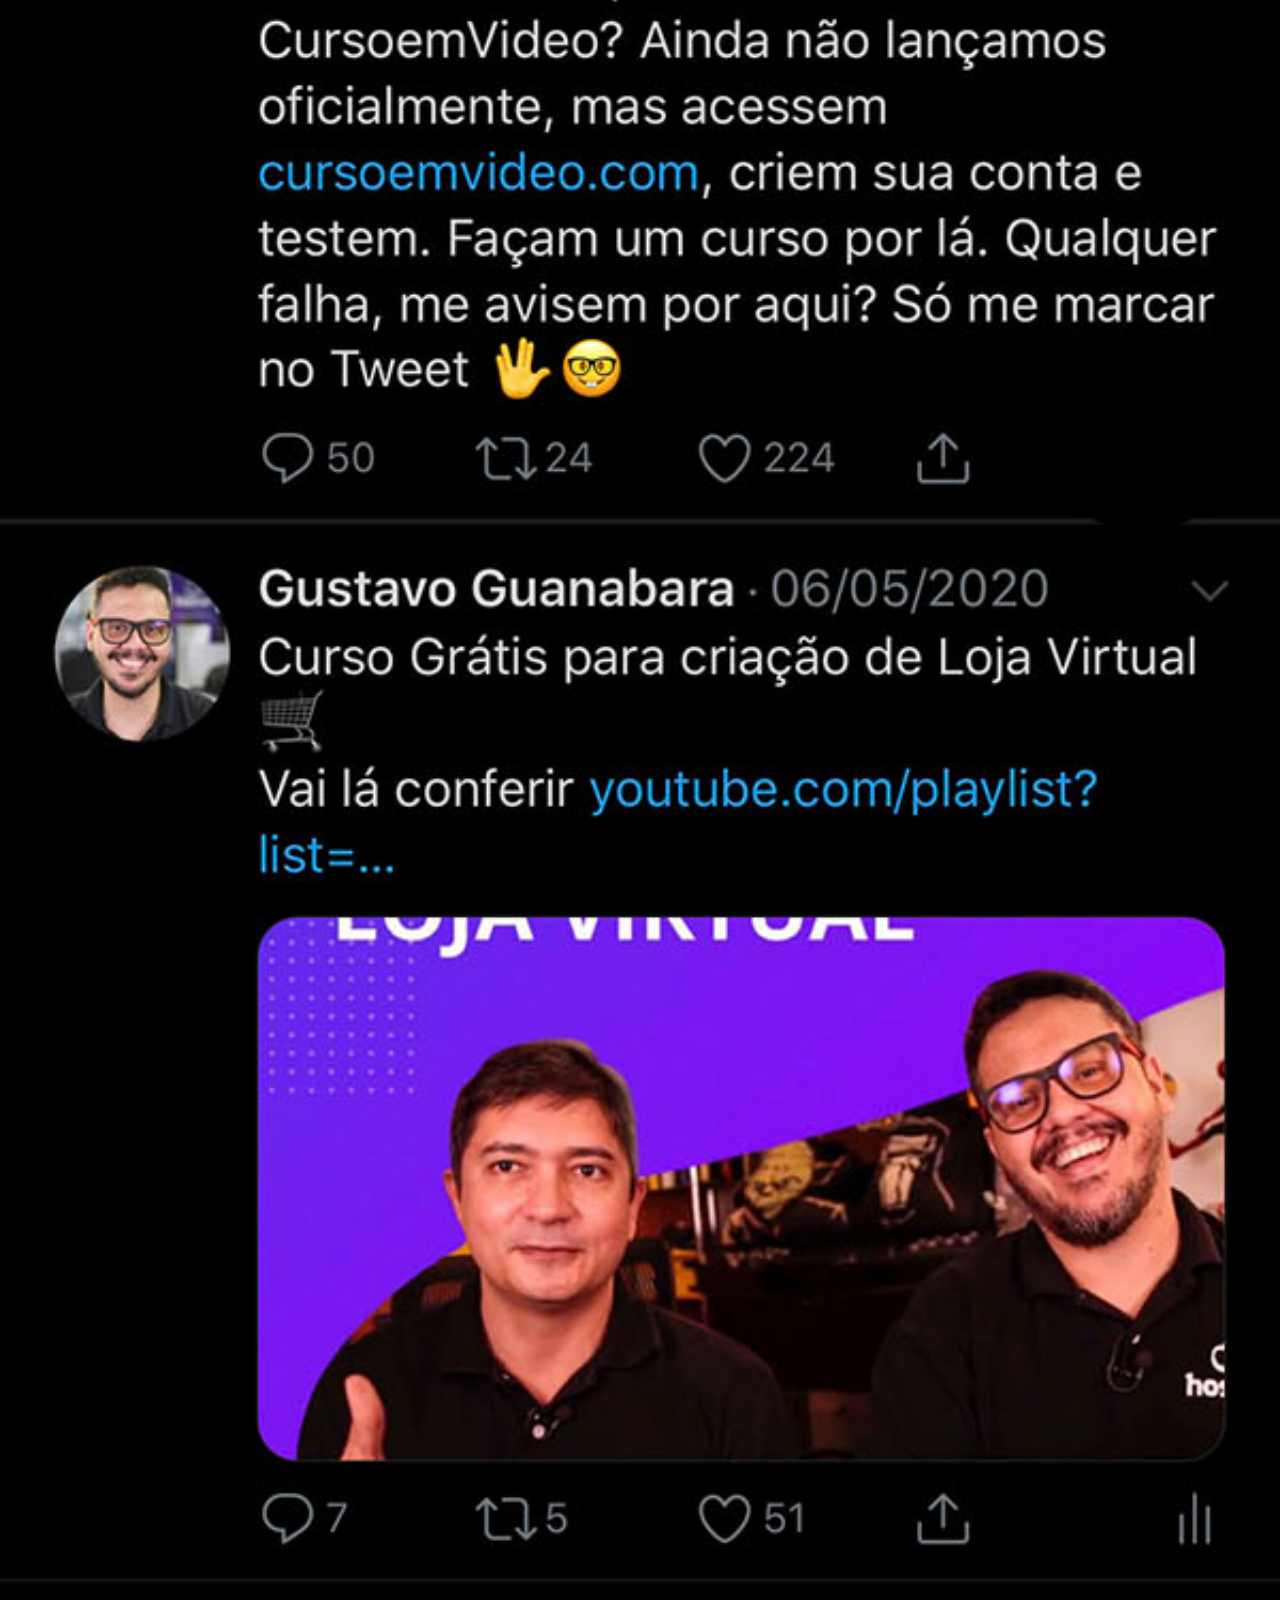
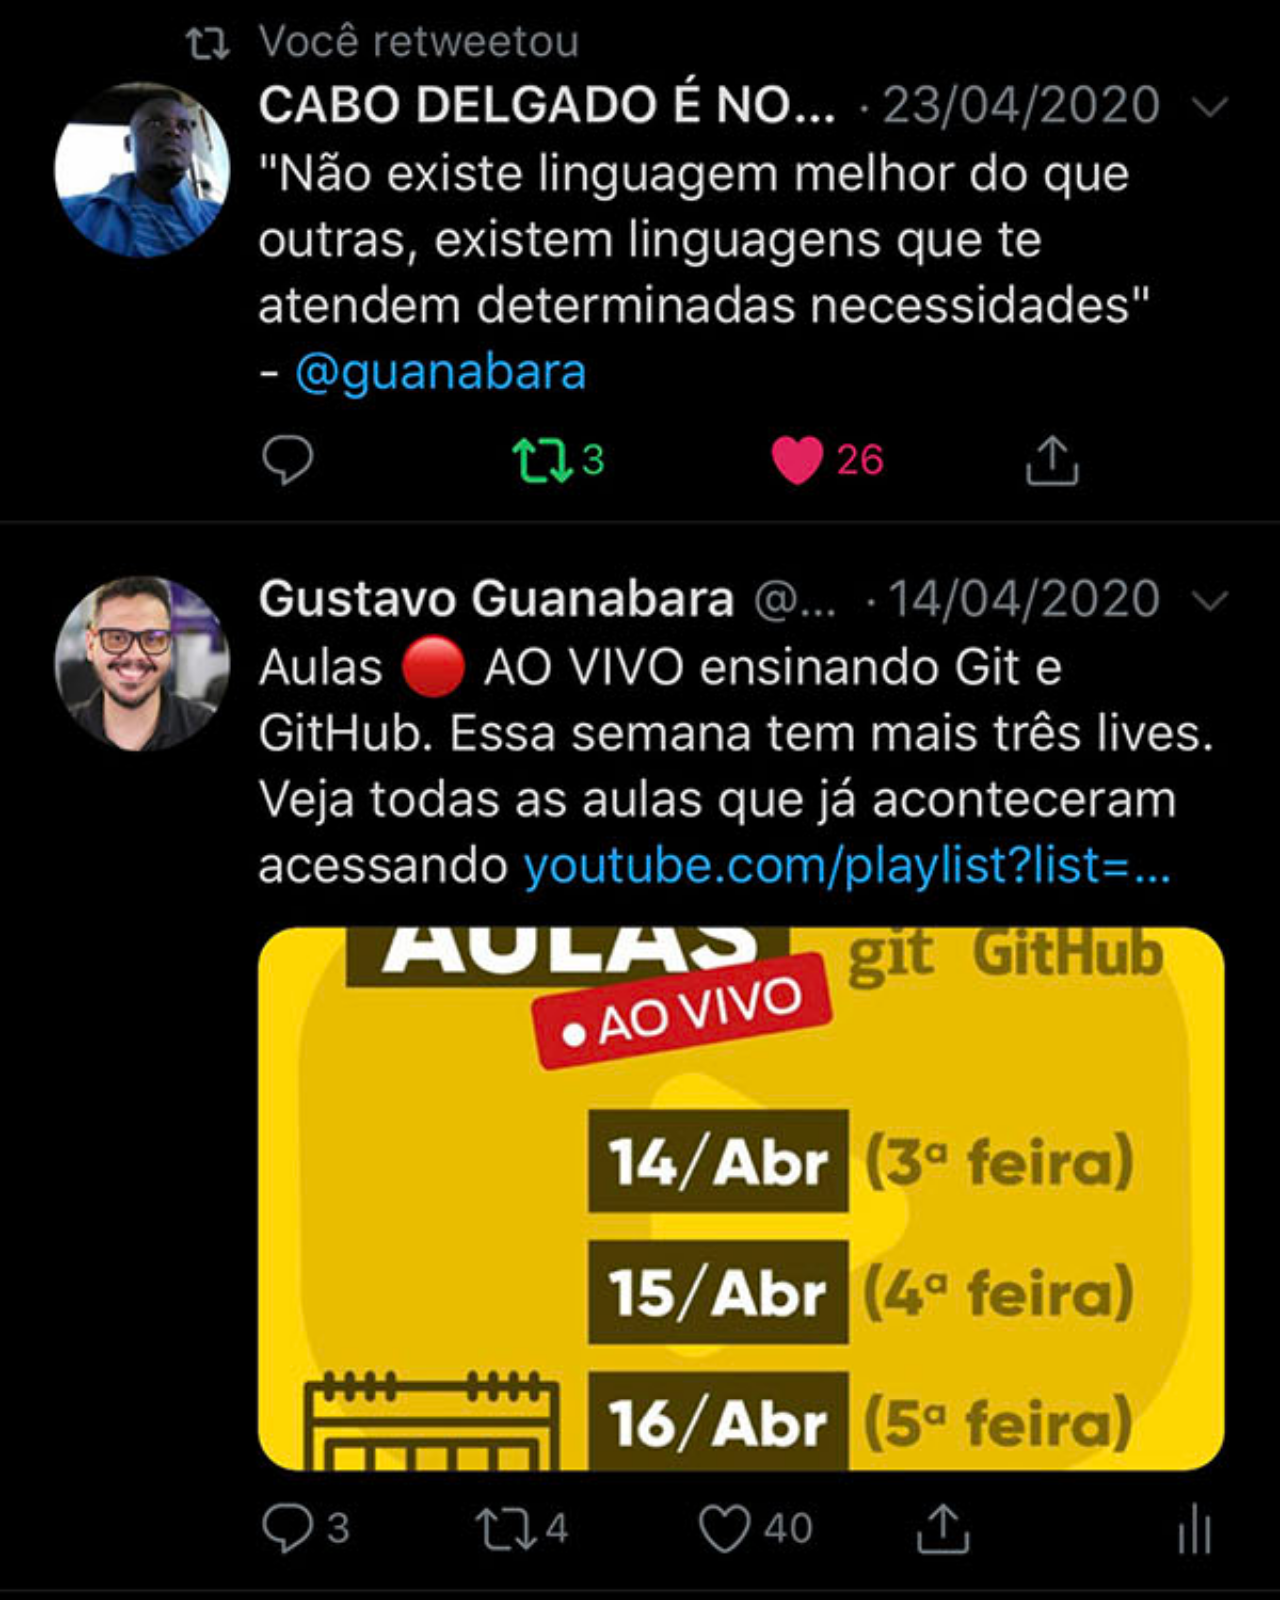
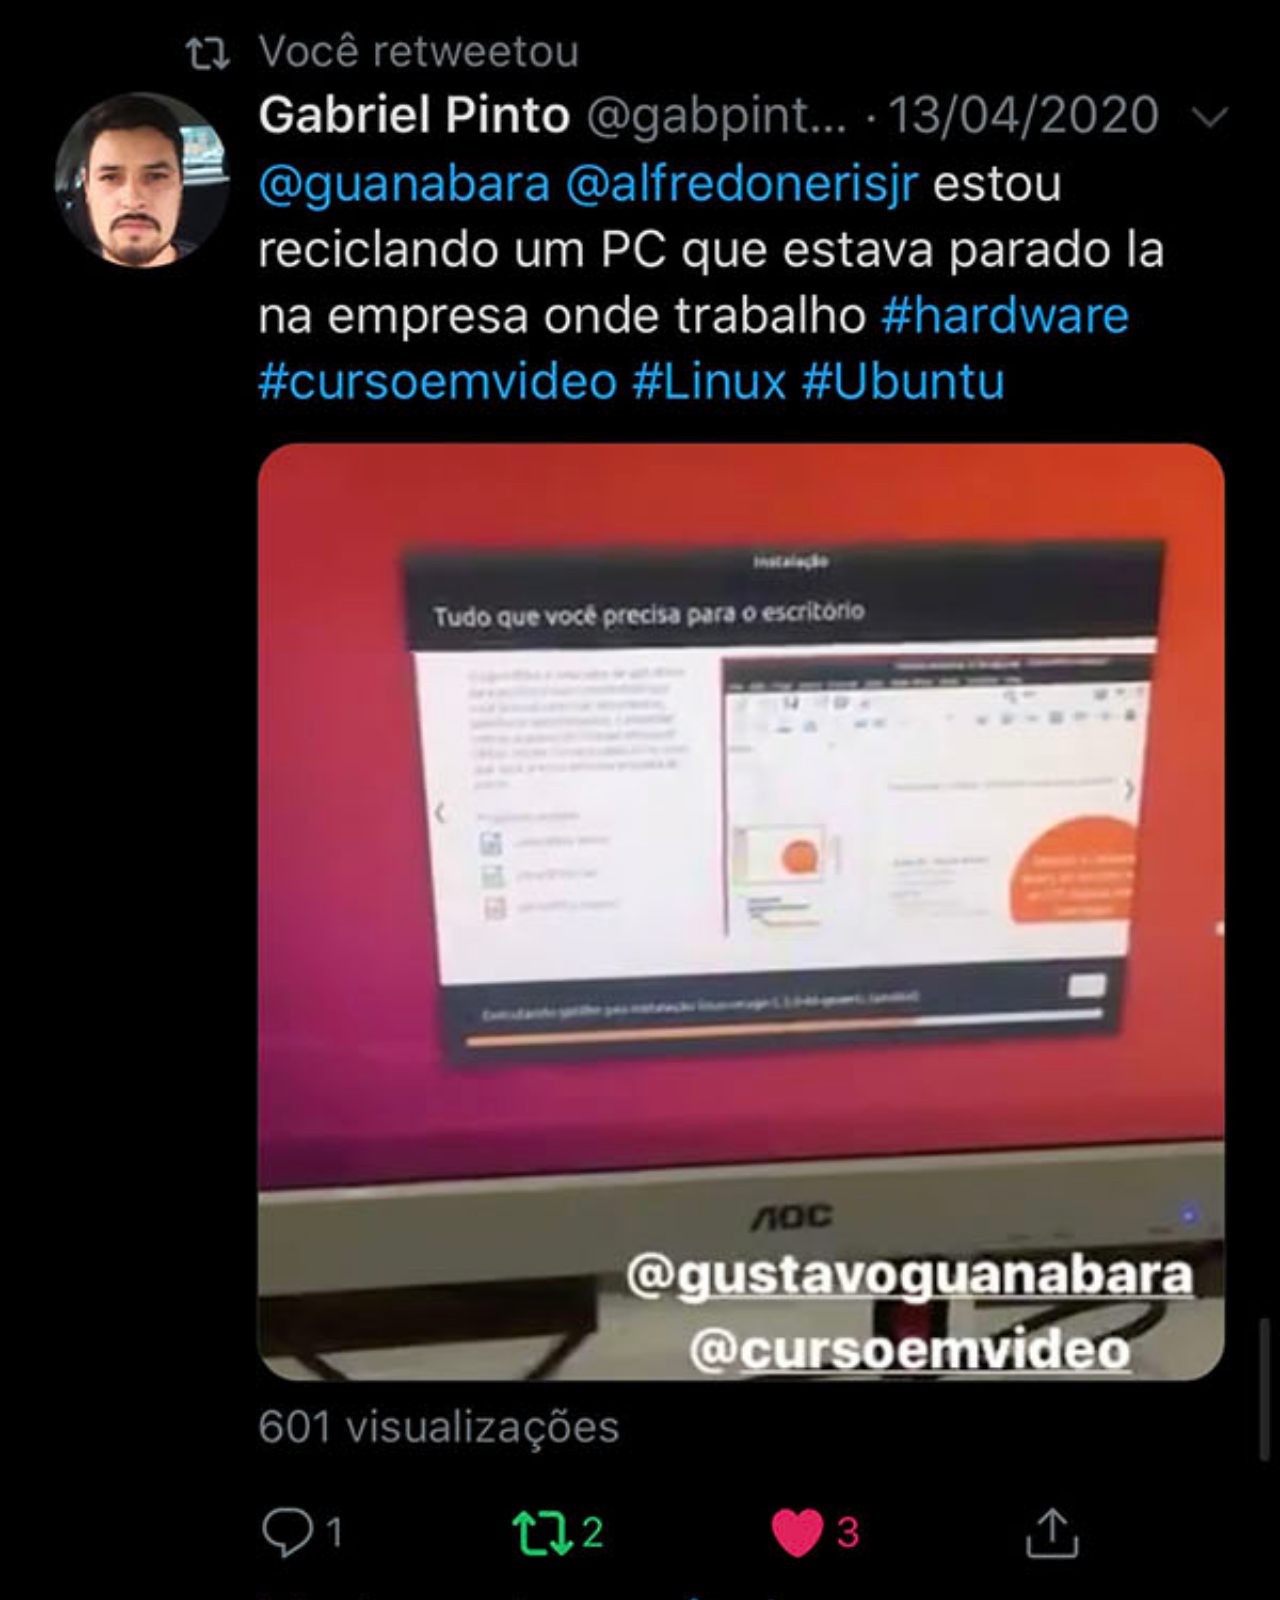
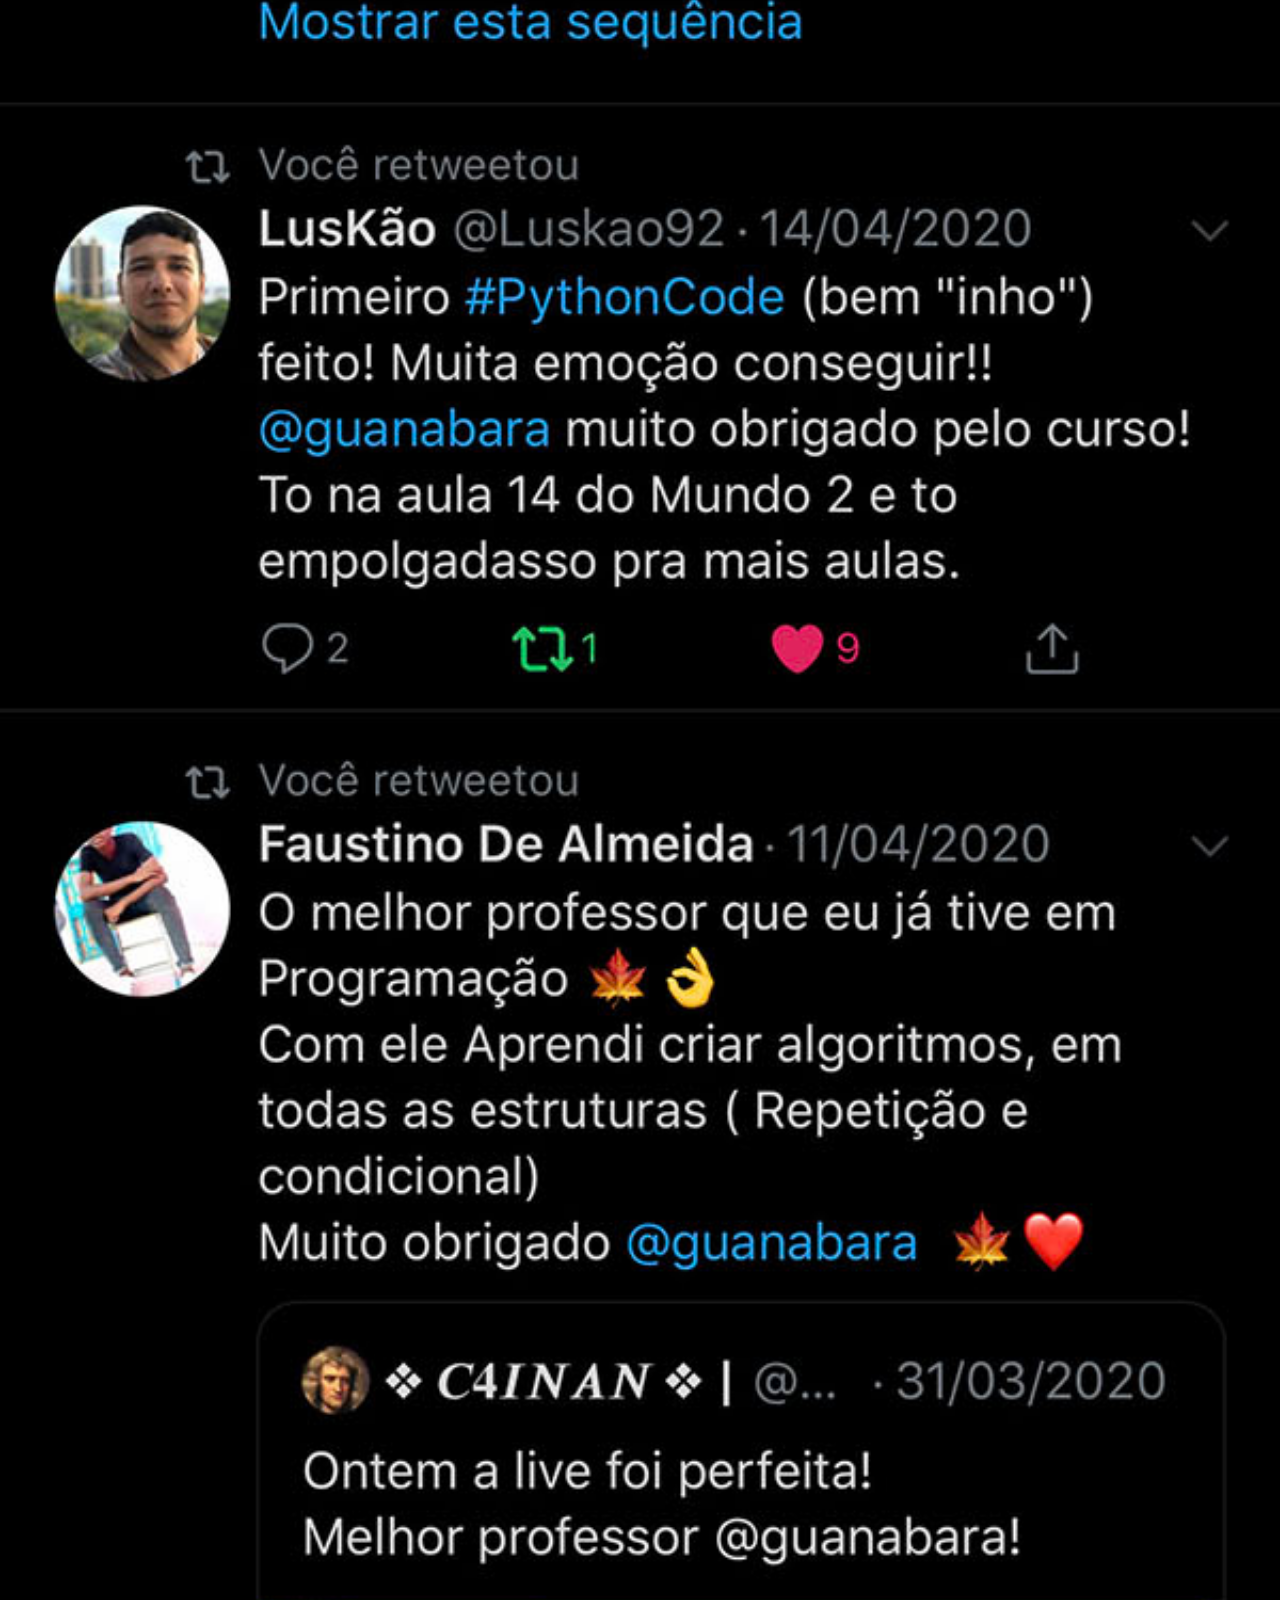
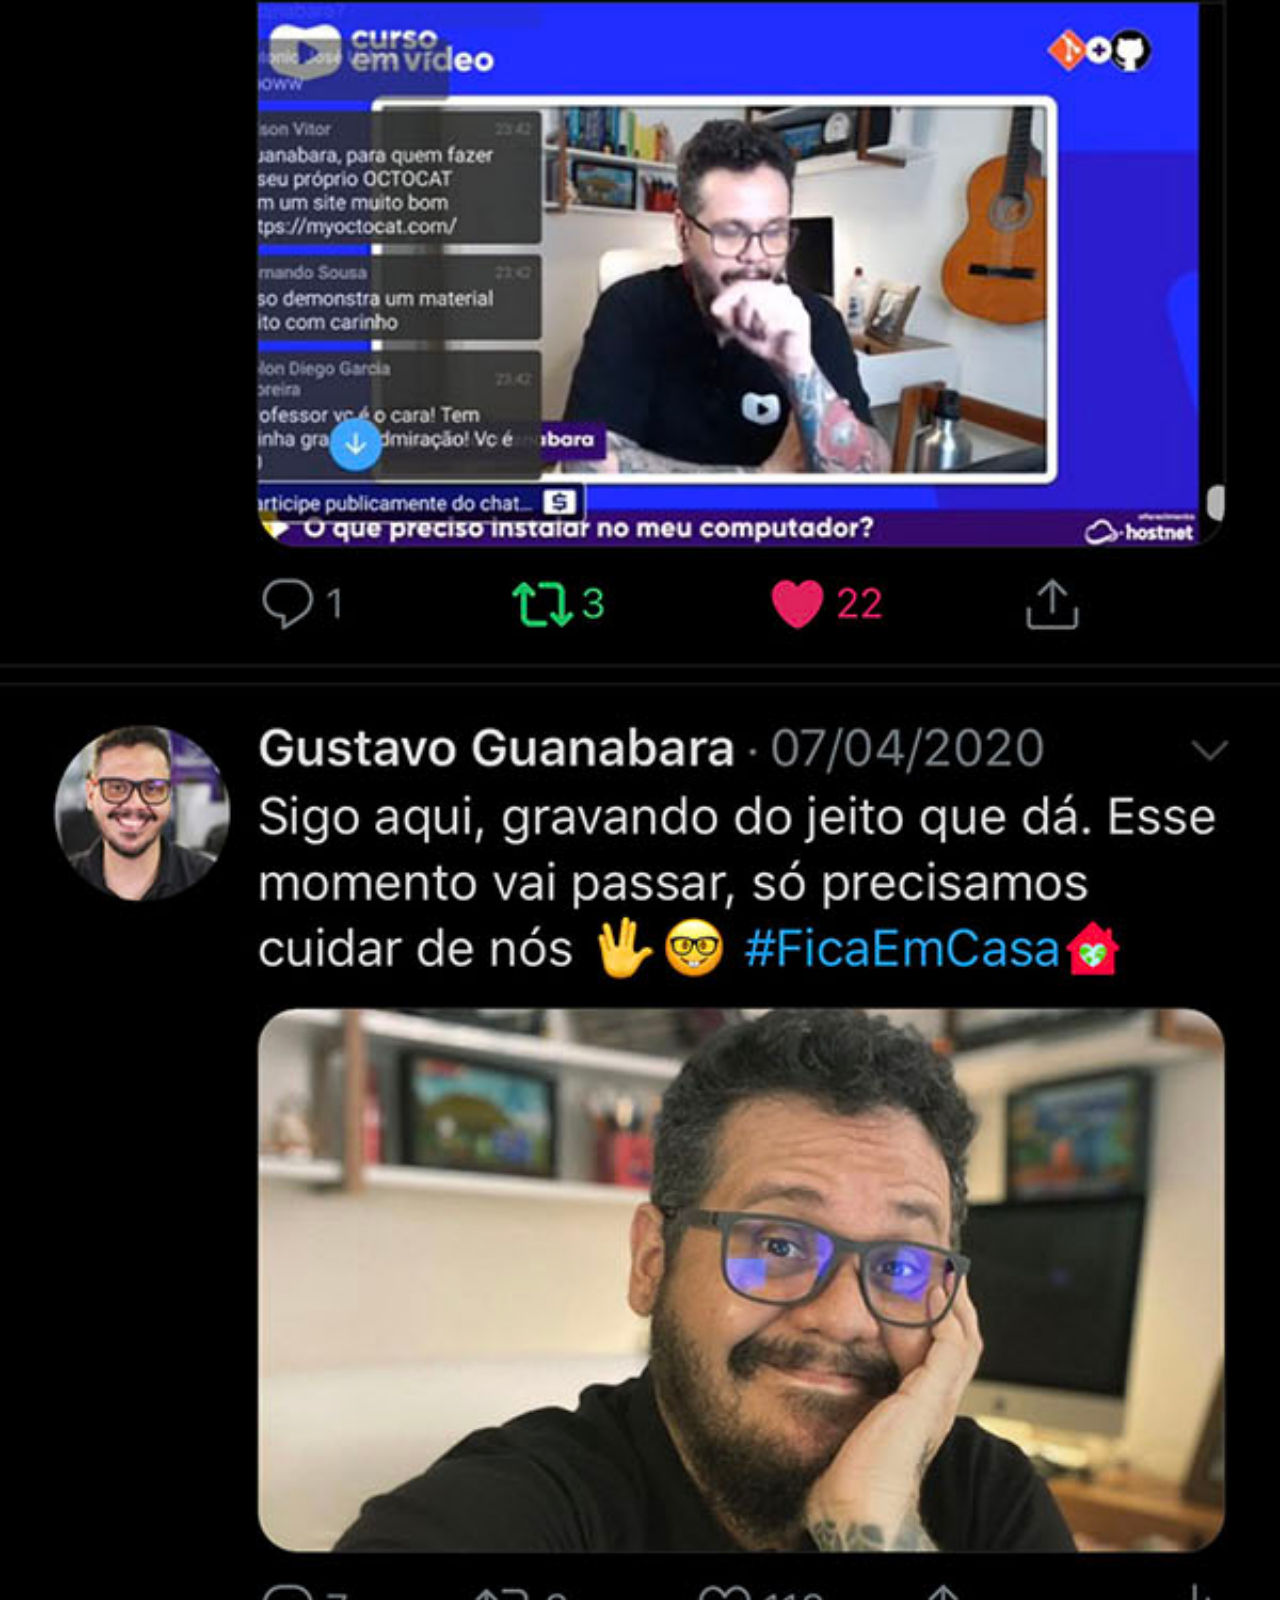
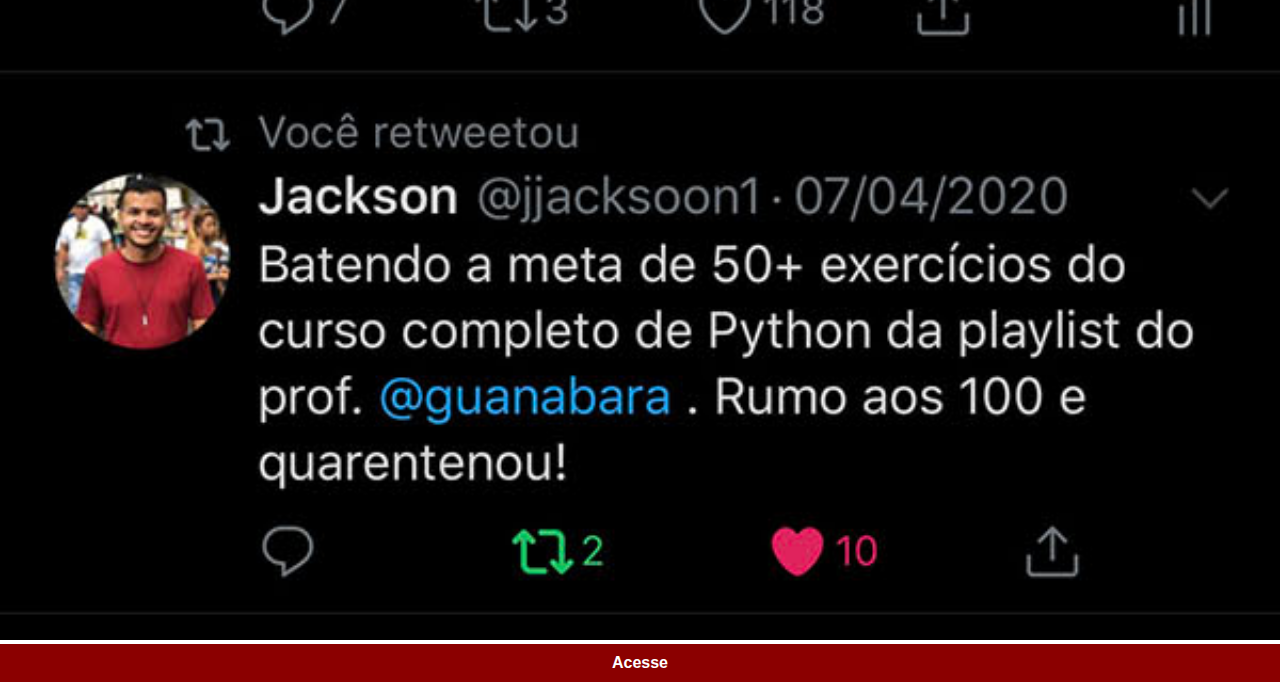
<file: twitter.html>
<!DOCTYPE html>
<html lang="en">
<head>
    <meta charset="UTF-8">
    <meta name="viewport" content="width=device-width, initial-scale=1.0">
    <title>Twitter</title>
    <link rel="stylesheet" href="estilos/social.css">
</head>
<body>
    <img src="imagens/tela-twitter.jpg" alt="Twitter">
    <a href="https://twitter.com/raisanhacu" target="_blank">
        Acesse
    </a>
</body>
</html>
</file>
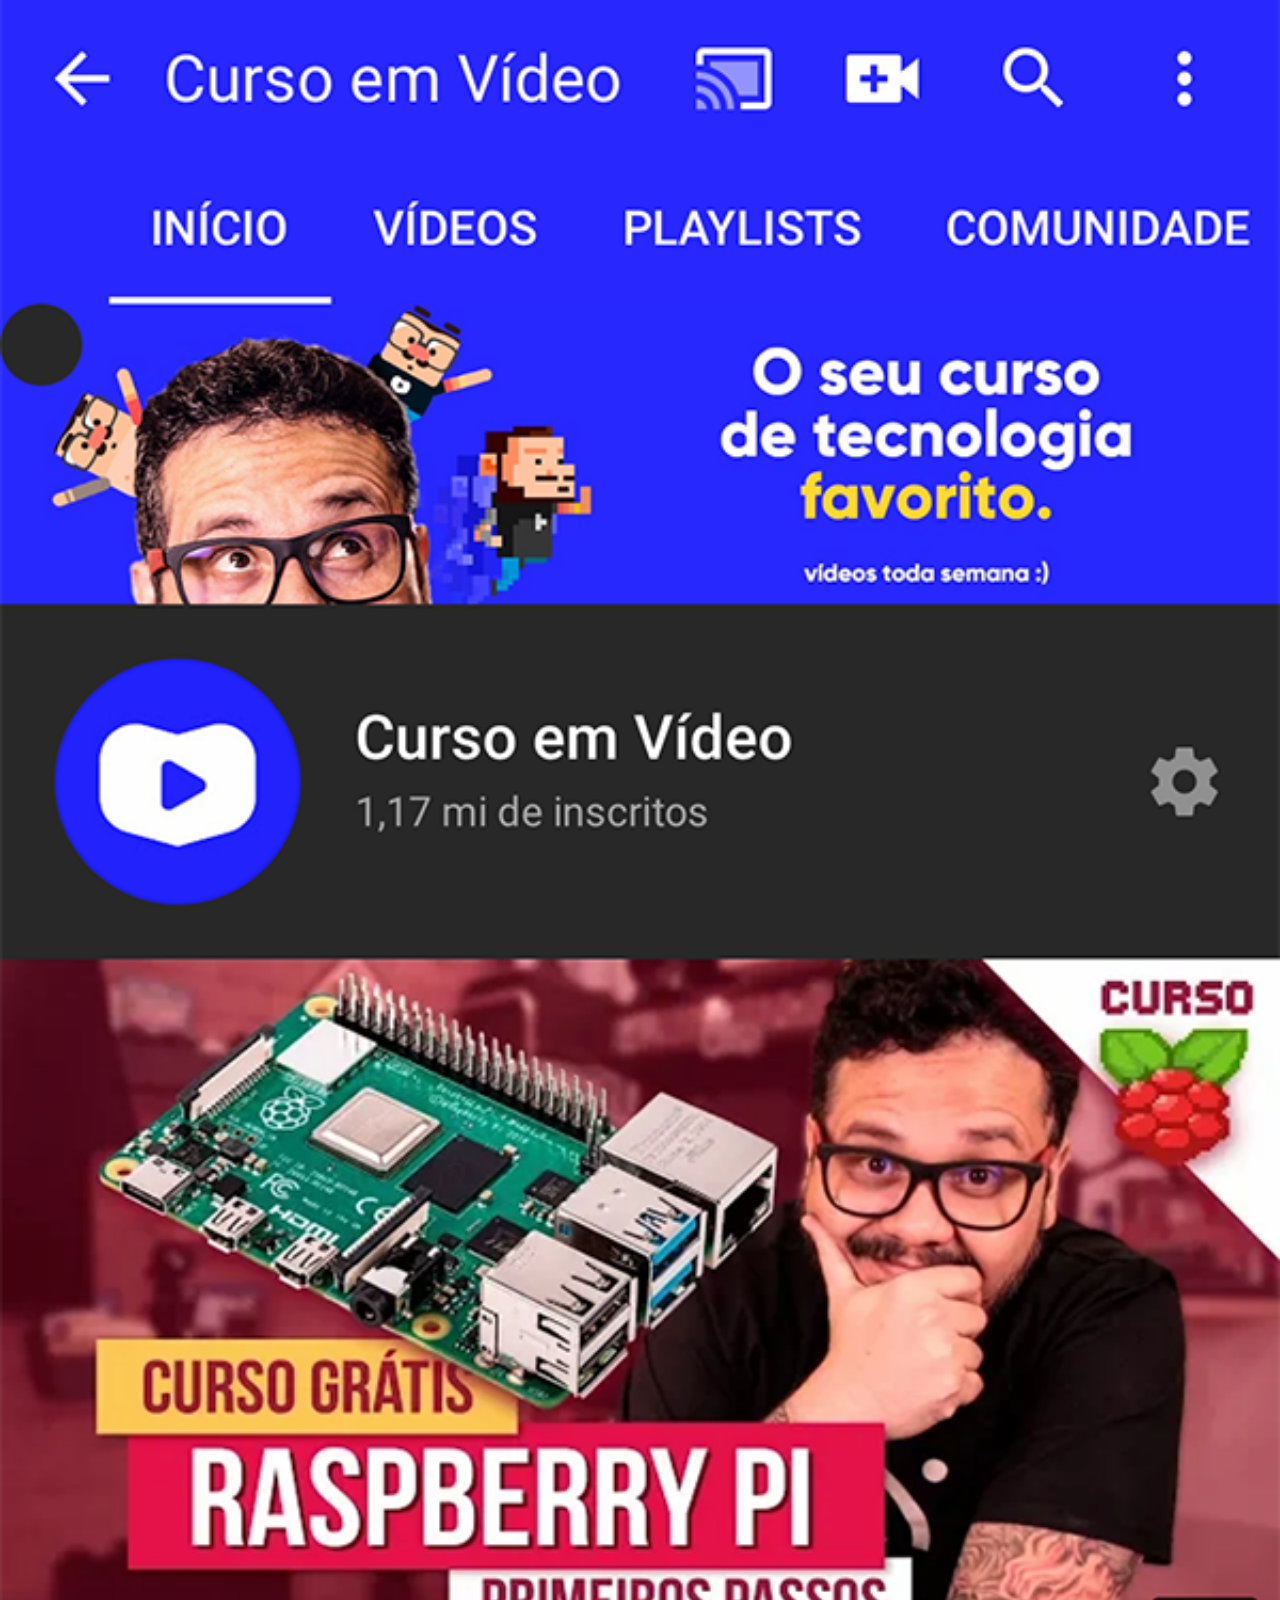
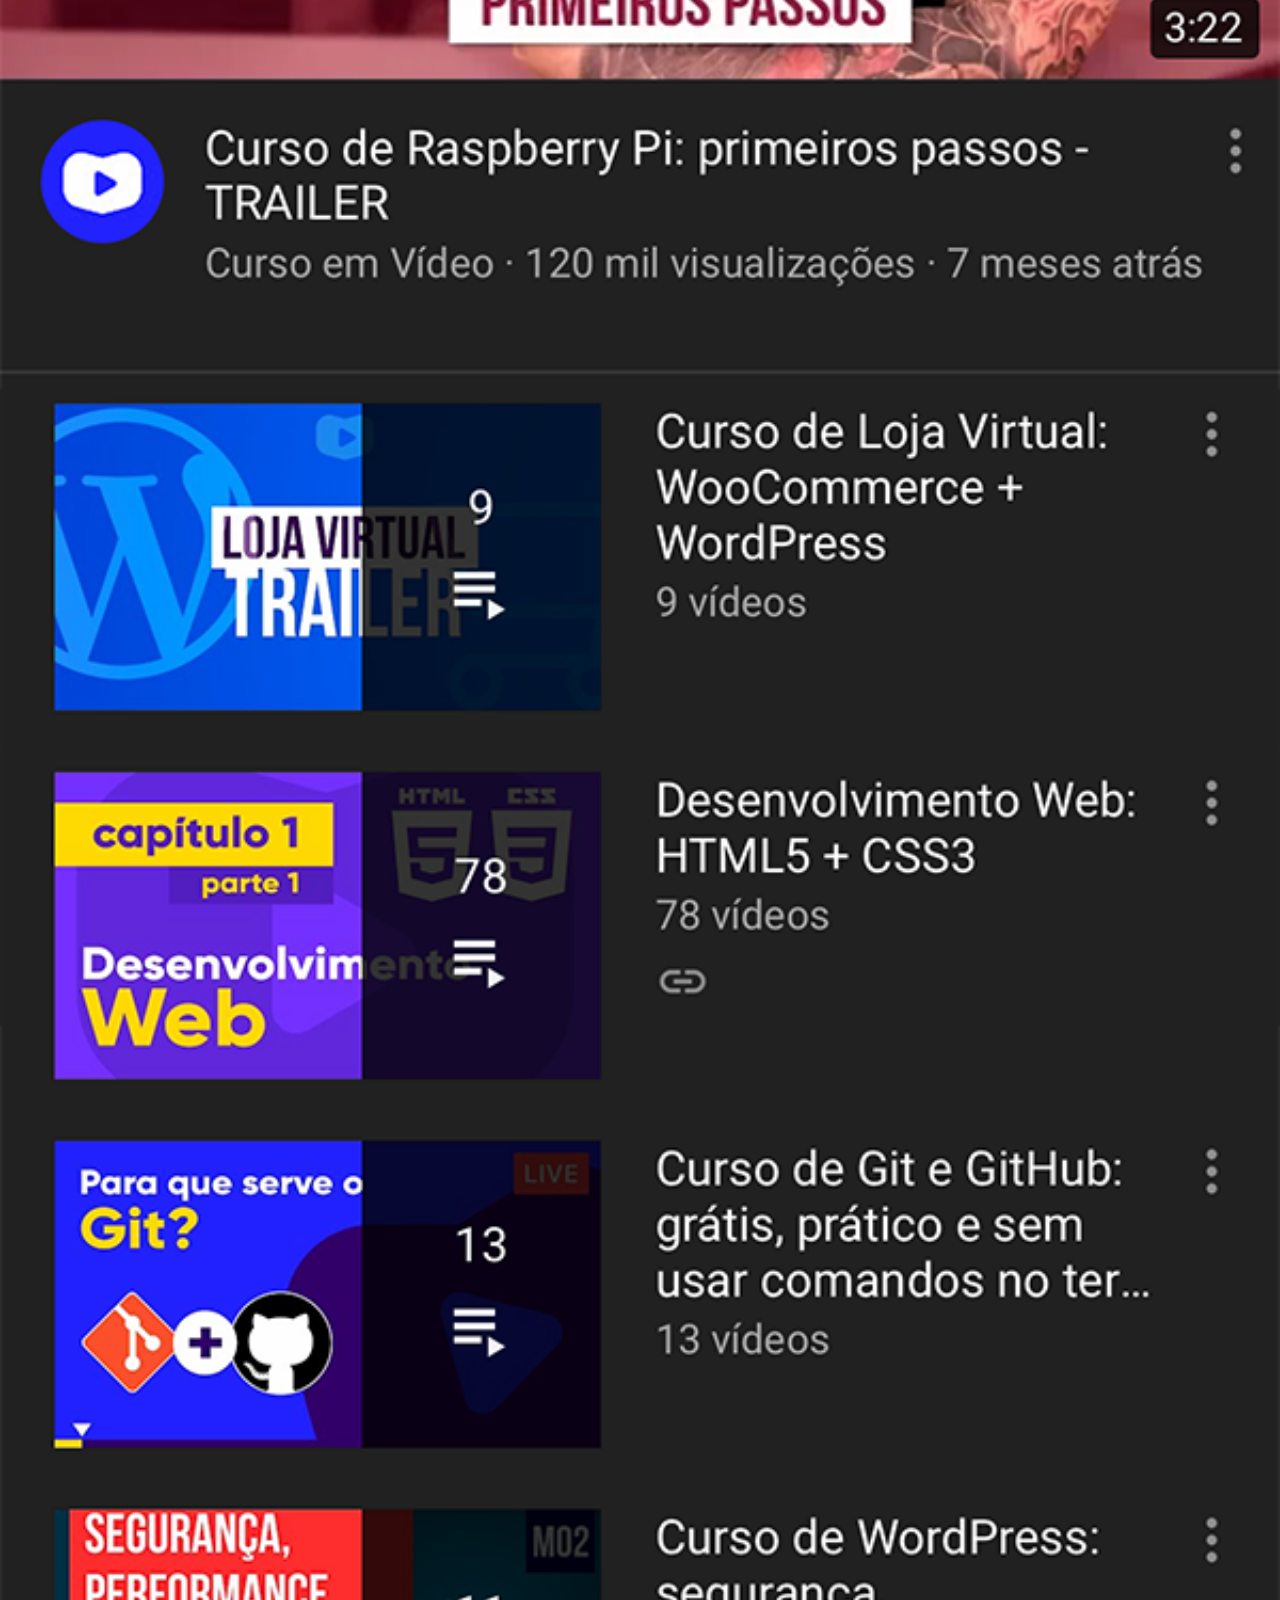
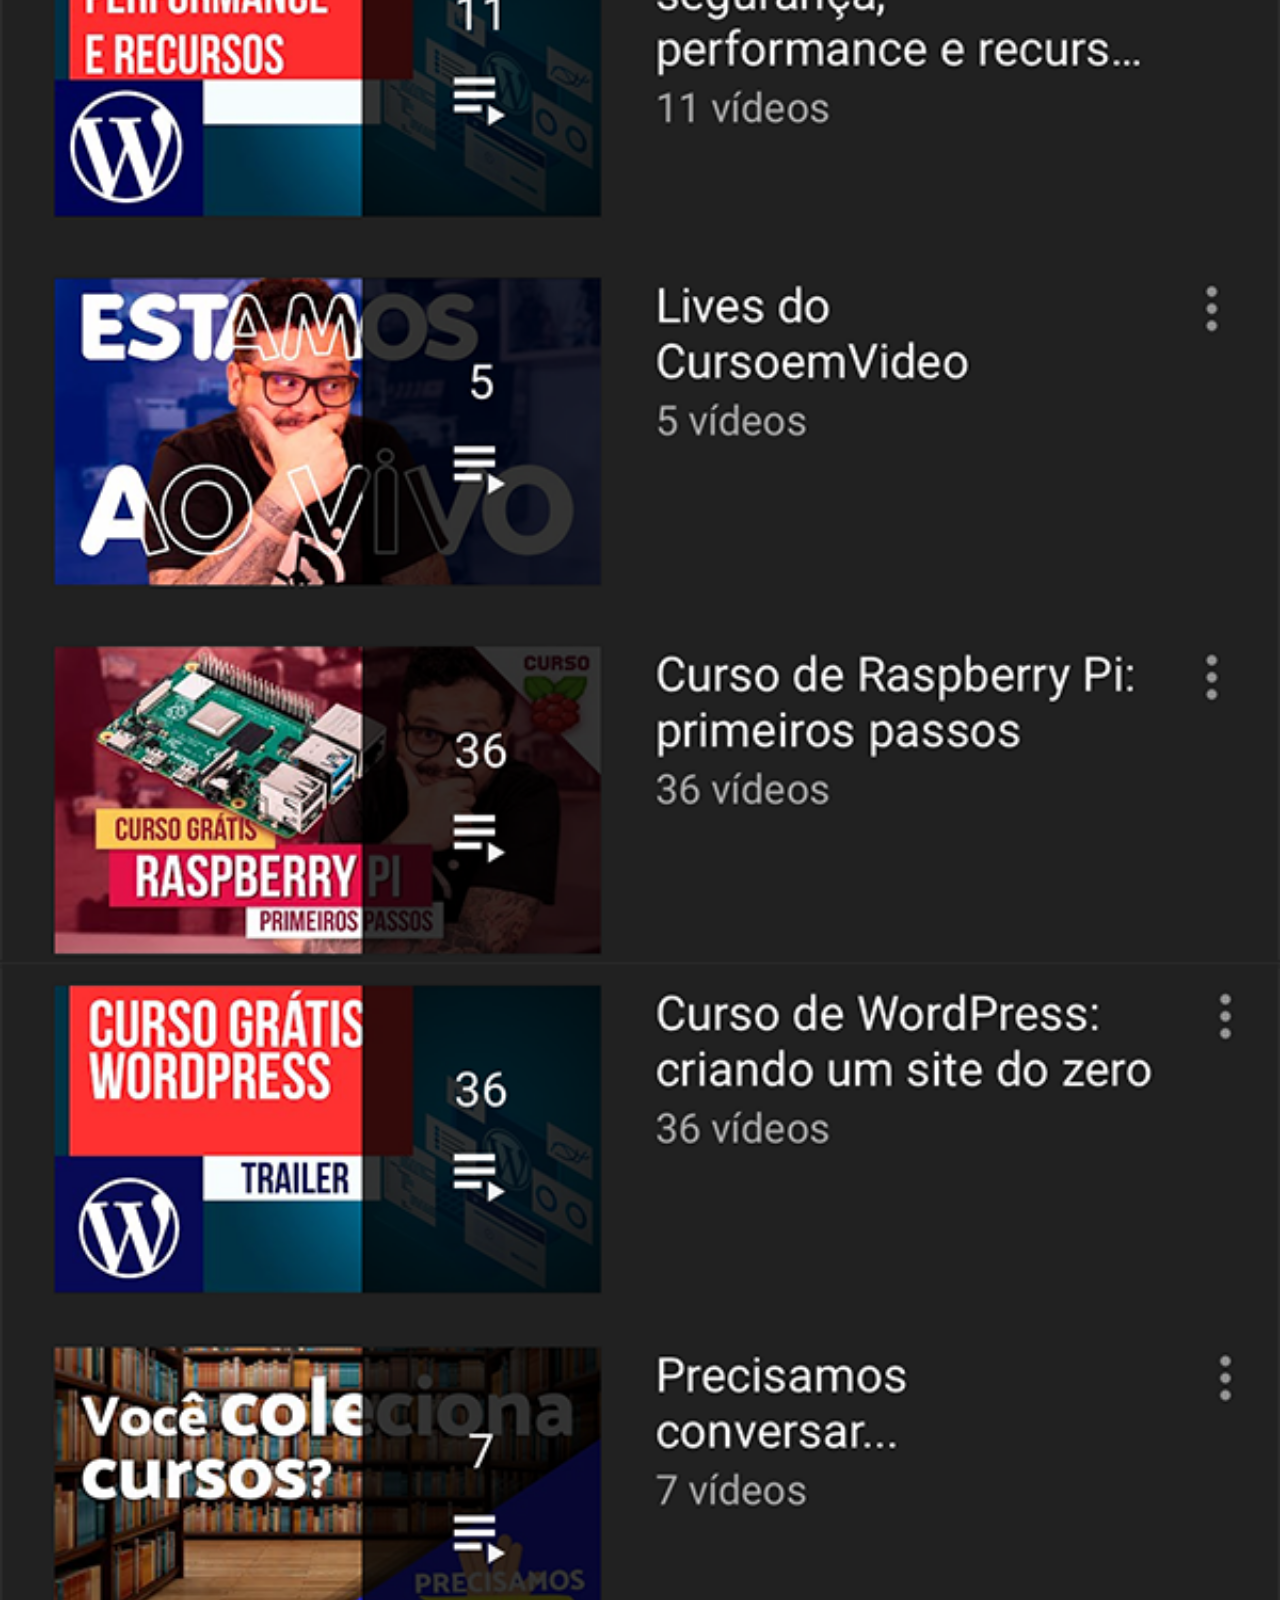
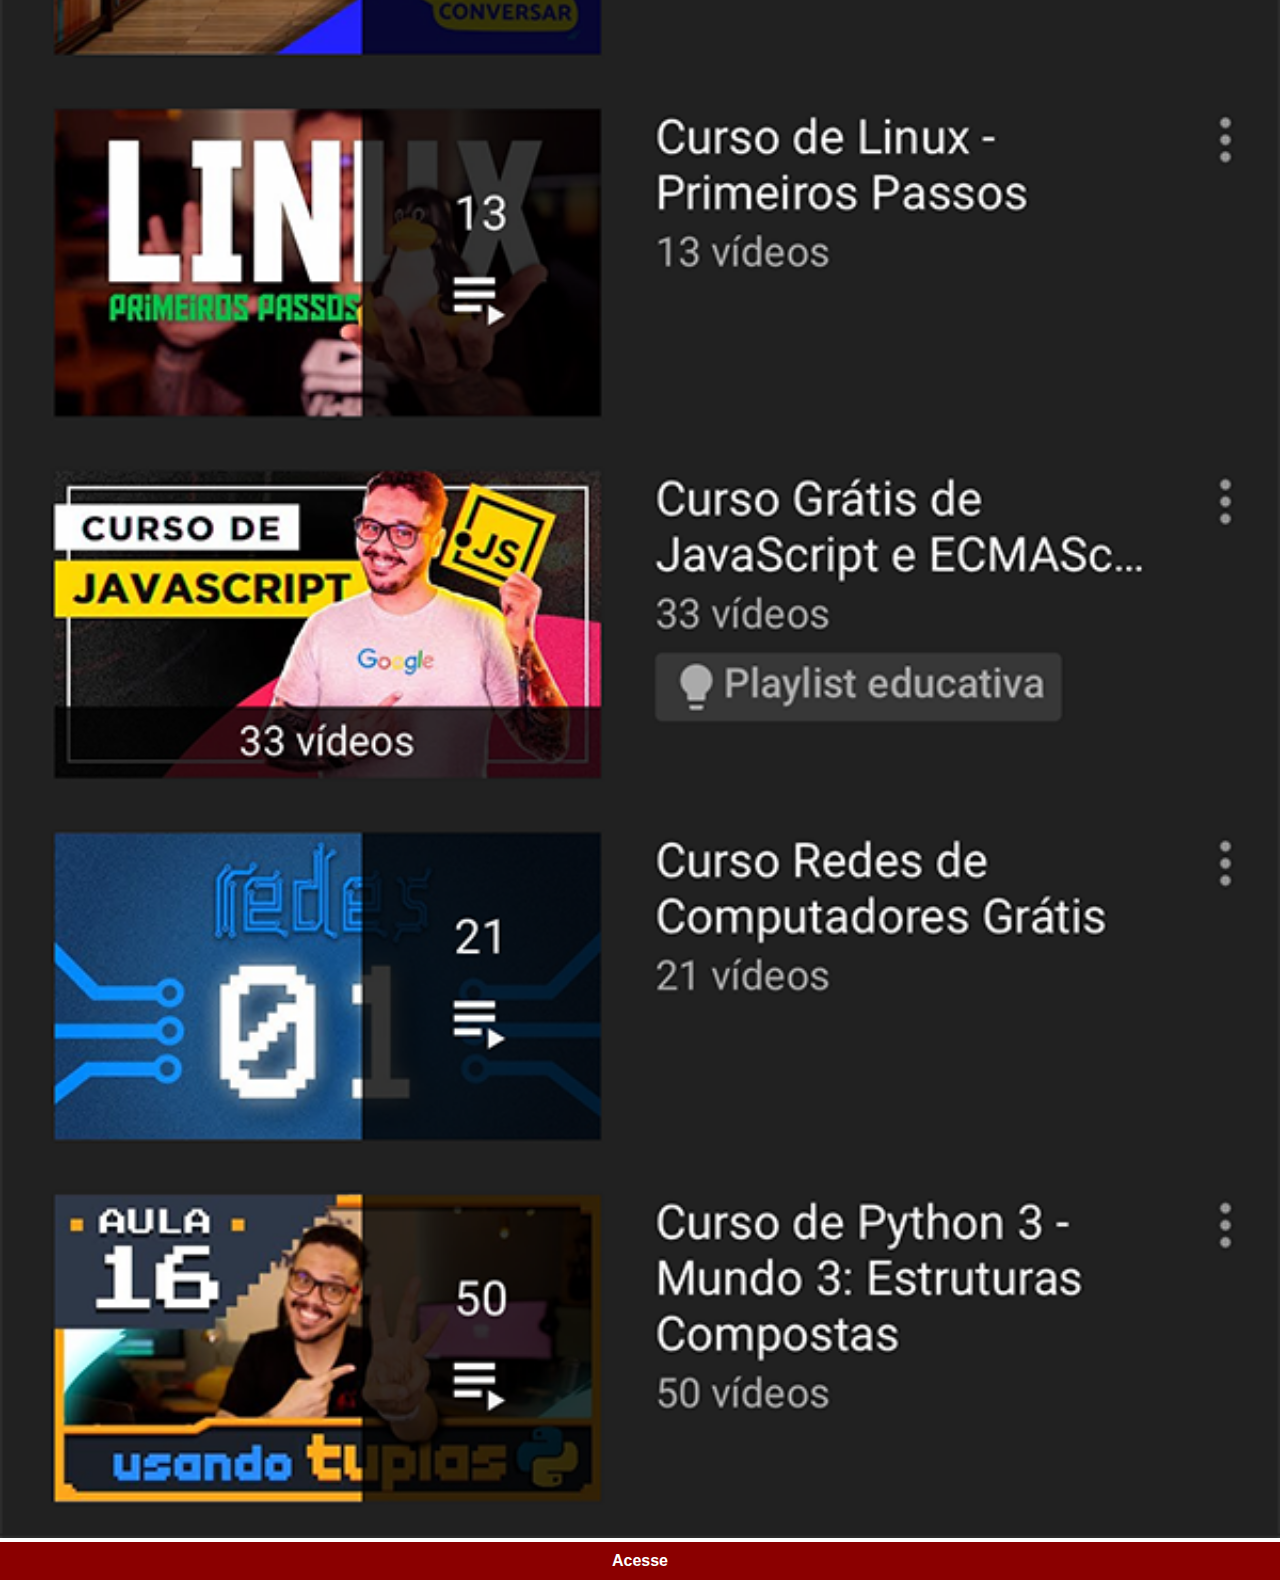
<file: youtube.html>
<!DOCTYPE html>
<html lang="en">
<head>
    <meta charset="UTF-8">
    <meta name="viewport" content="width=device-width, initial-scale=1.0">
    <title>Youtube</title>
    <link rel="stylesheet" href="estilos/social.css">
</head>

<body>
    <img src="imagens/tela-youtube.png" alt="youtube"><a href="
    https://www.youtube.com/watch?v=ar5UB2MxraE&list=PLHz_AreHm4dkcVCk2Bn_fdVQ81Fkrh6WT&index=15"
    target="_blank" >Acesse</a>
</body>
</html>
</file>
<file: estilos/style.css>
@charset "UTF-8";

* {
    margin: 0px;
    padding: 0px;
    font-family: Arial, Helvetica, sans-serif;
}

html, body {
    height: 100vh;
    width: 100vw;
}

body {
    background: url(../imagens/fundo-madeira.jpg) no-repeat top center;
    background-size: cover;
    background-attachment: fixed ;
}

main {
    height: 100vh;
    position: relative;
    
}

section#telefone {
    height: 627px;
    width: 311px;
    position: absolute;
    
    top: 50%;
    left: 50%;
    transform: translate(-50%, -50%);
    background: url('../imagens/frame-iphone.png') no-repeat;
}
iframe#tela  {
    position: relative;
    top: 80px;
    left: 22px;
    width: 267px;
    height: 471px;
}


section#redes_sociais {
    text-align: right;
}

section#redes_sociais img {
    width: 50px;
    height: 50px;
    margin: 10px;
    border-radius: 50%;
    box-shadow: 2px 2px 5px rgba(0, 0, 0, 0.411);
    box-sizing: border-box;
}

section#redes_sociais img:hover {
    border: 2px solid rgba(255, 255, 255, 0.637);
    transform: translate(-3px, -3px);
    box-shadow: 5px 5px 10px rgba(0, 0, 0, 0.644);
    transition: .3s;
    
}
</file>
<file: estilos/social.css>
@charset "UTF-8";

* {
    margin: 0px;
    padding: 0px;
    font-family: Arial, Helvetica, sans-serif;
}

img {
    width: 100vw;
}

a {
    display: block;
    padding: 10px;
    background-color: darkred;
    color: white;
    text-align: center;
    font-weight: bolder;
    text-decoration: none;
}
a:hover {
    background-color: red;
}

::-webkit-scrollbar {
    width: 0px;
    height: 0px;
}
</file>
